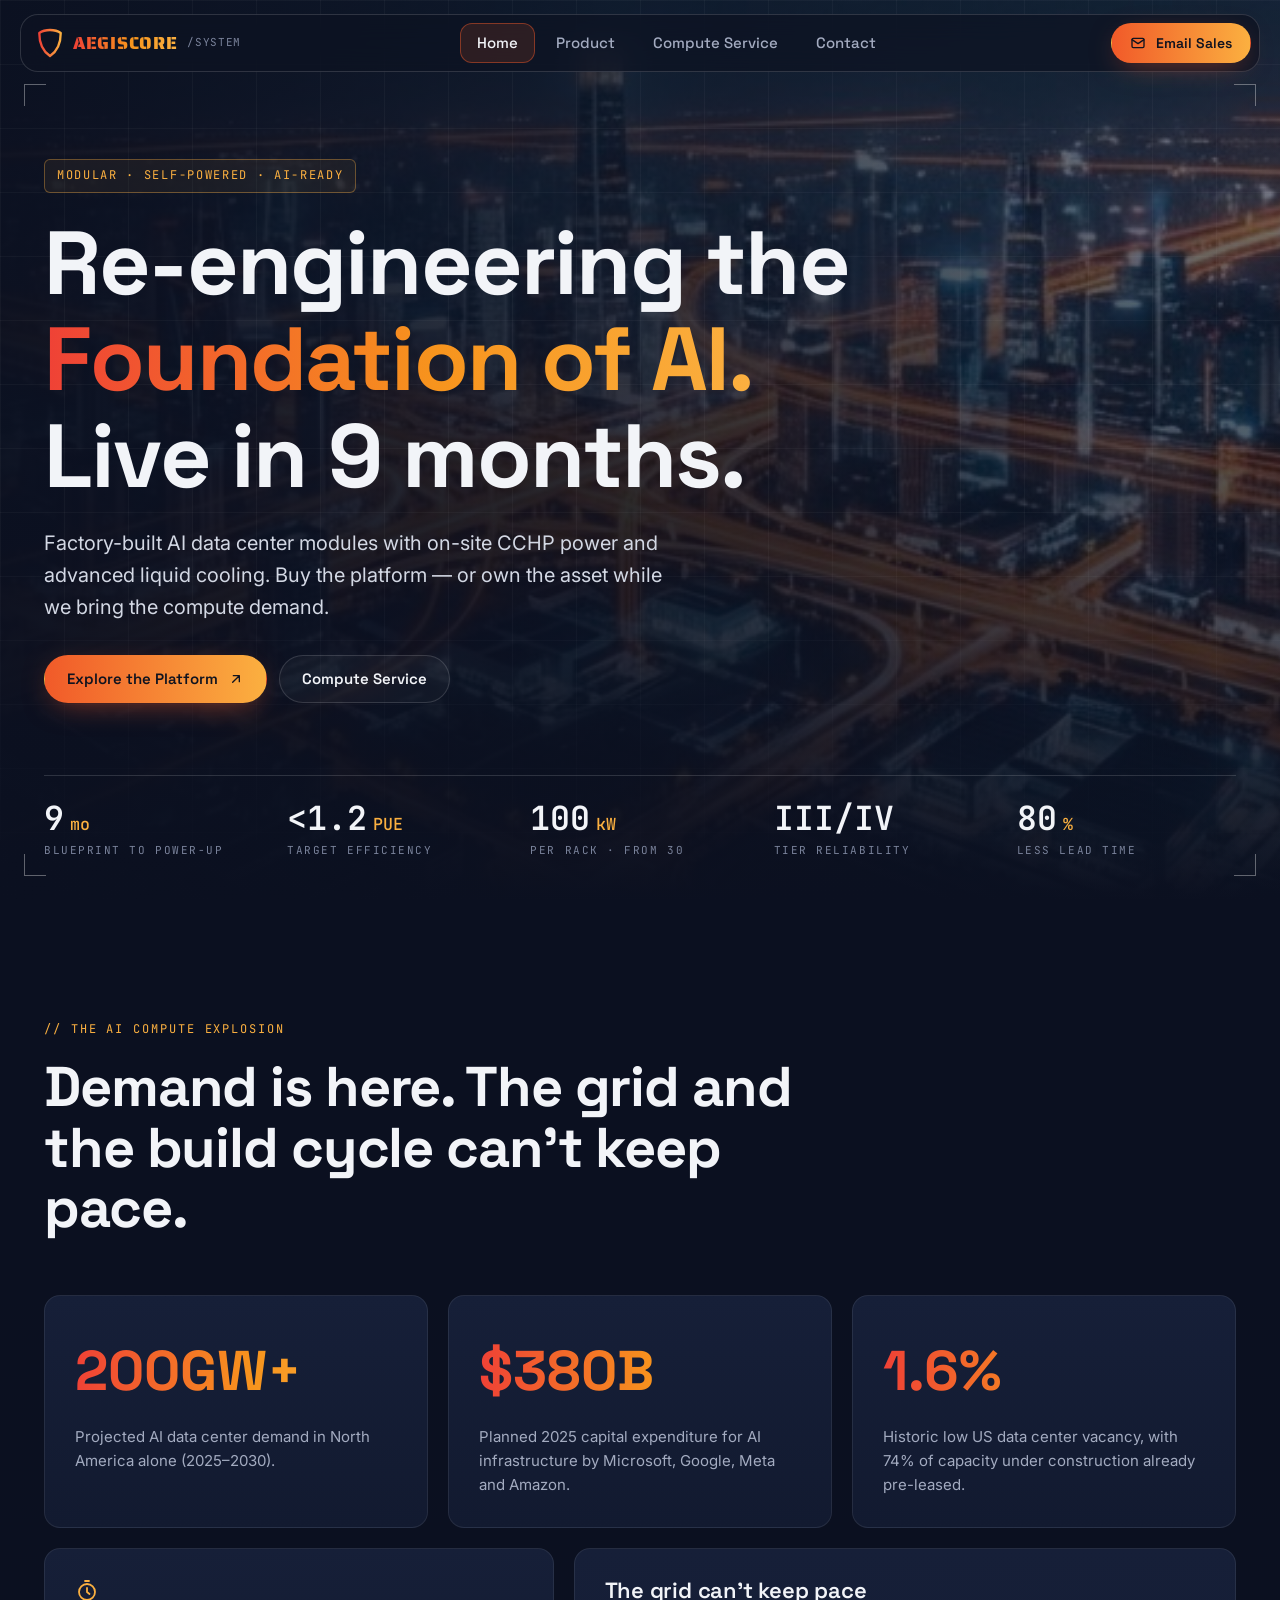
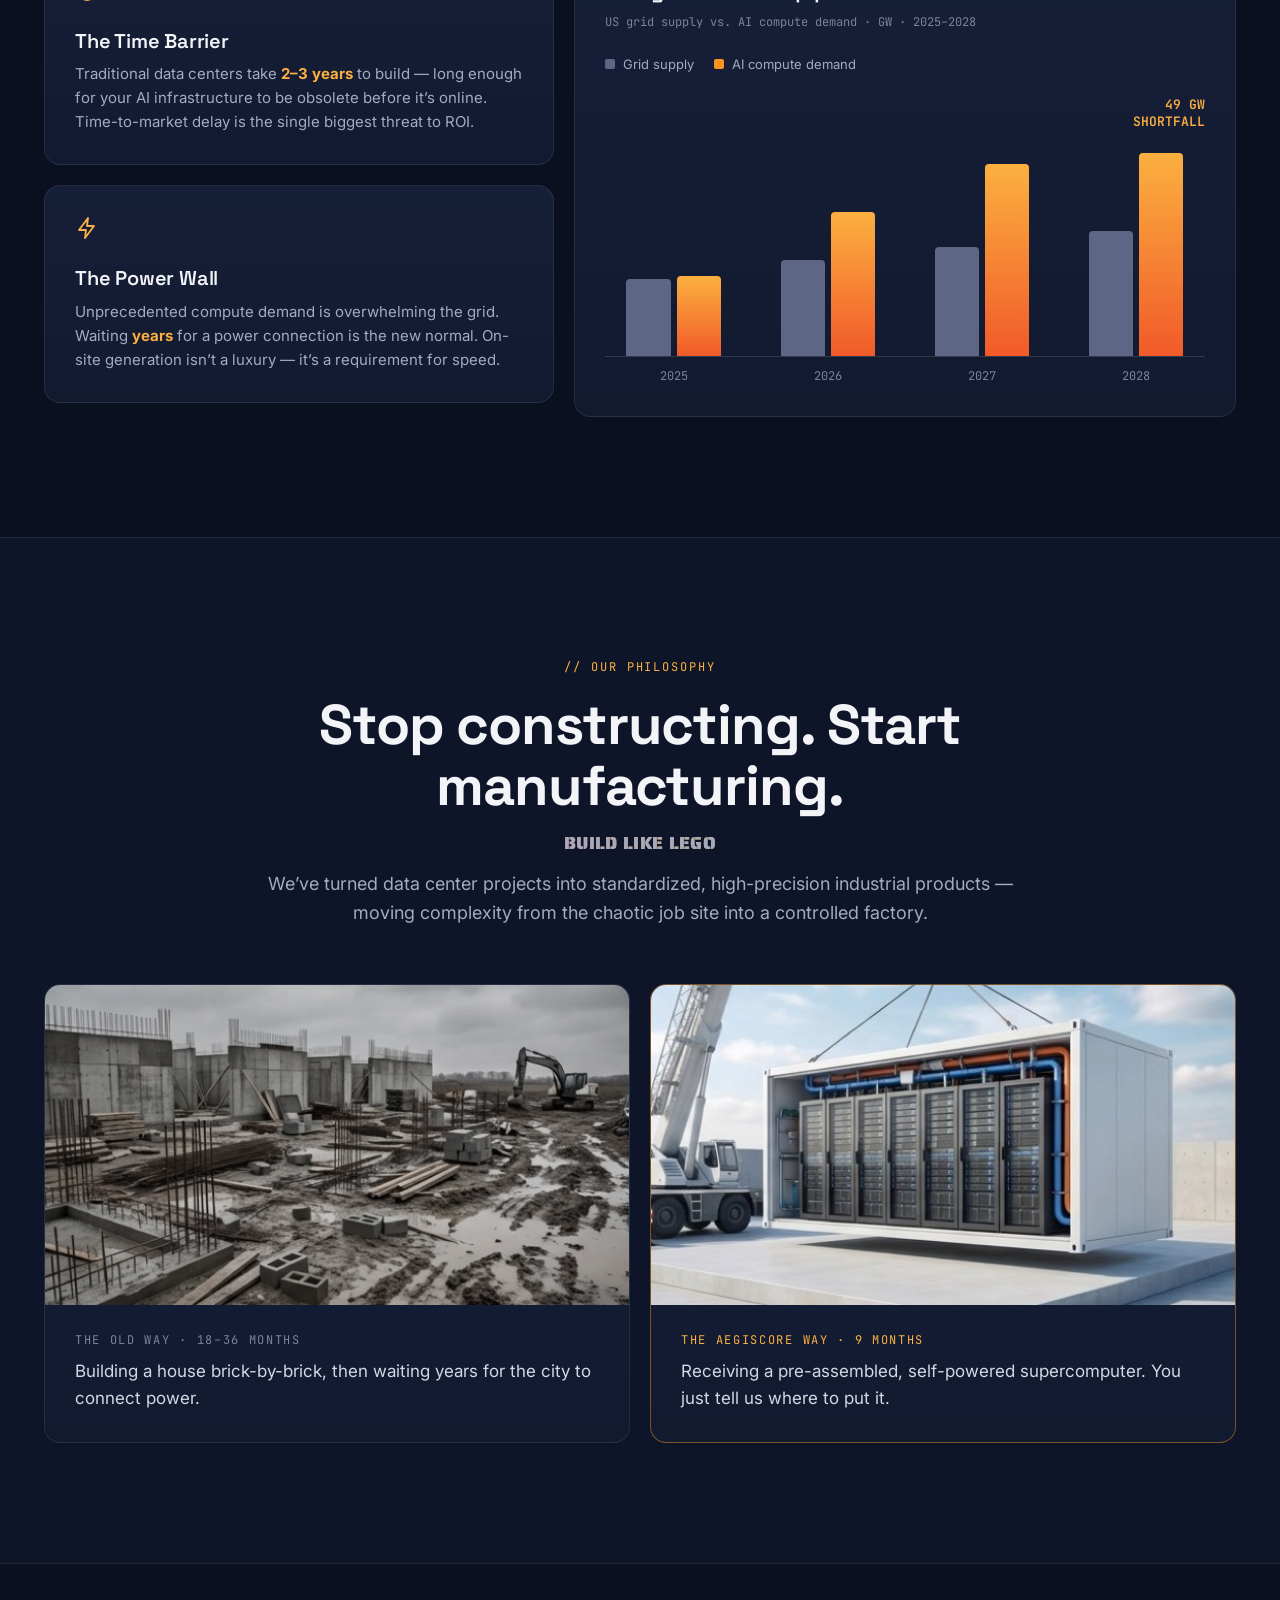
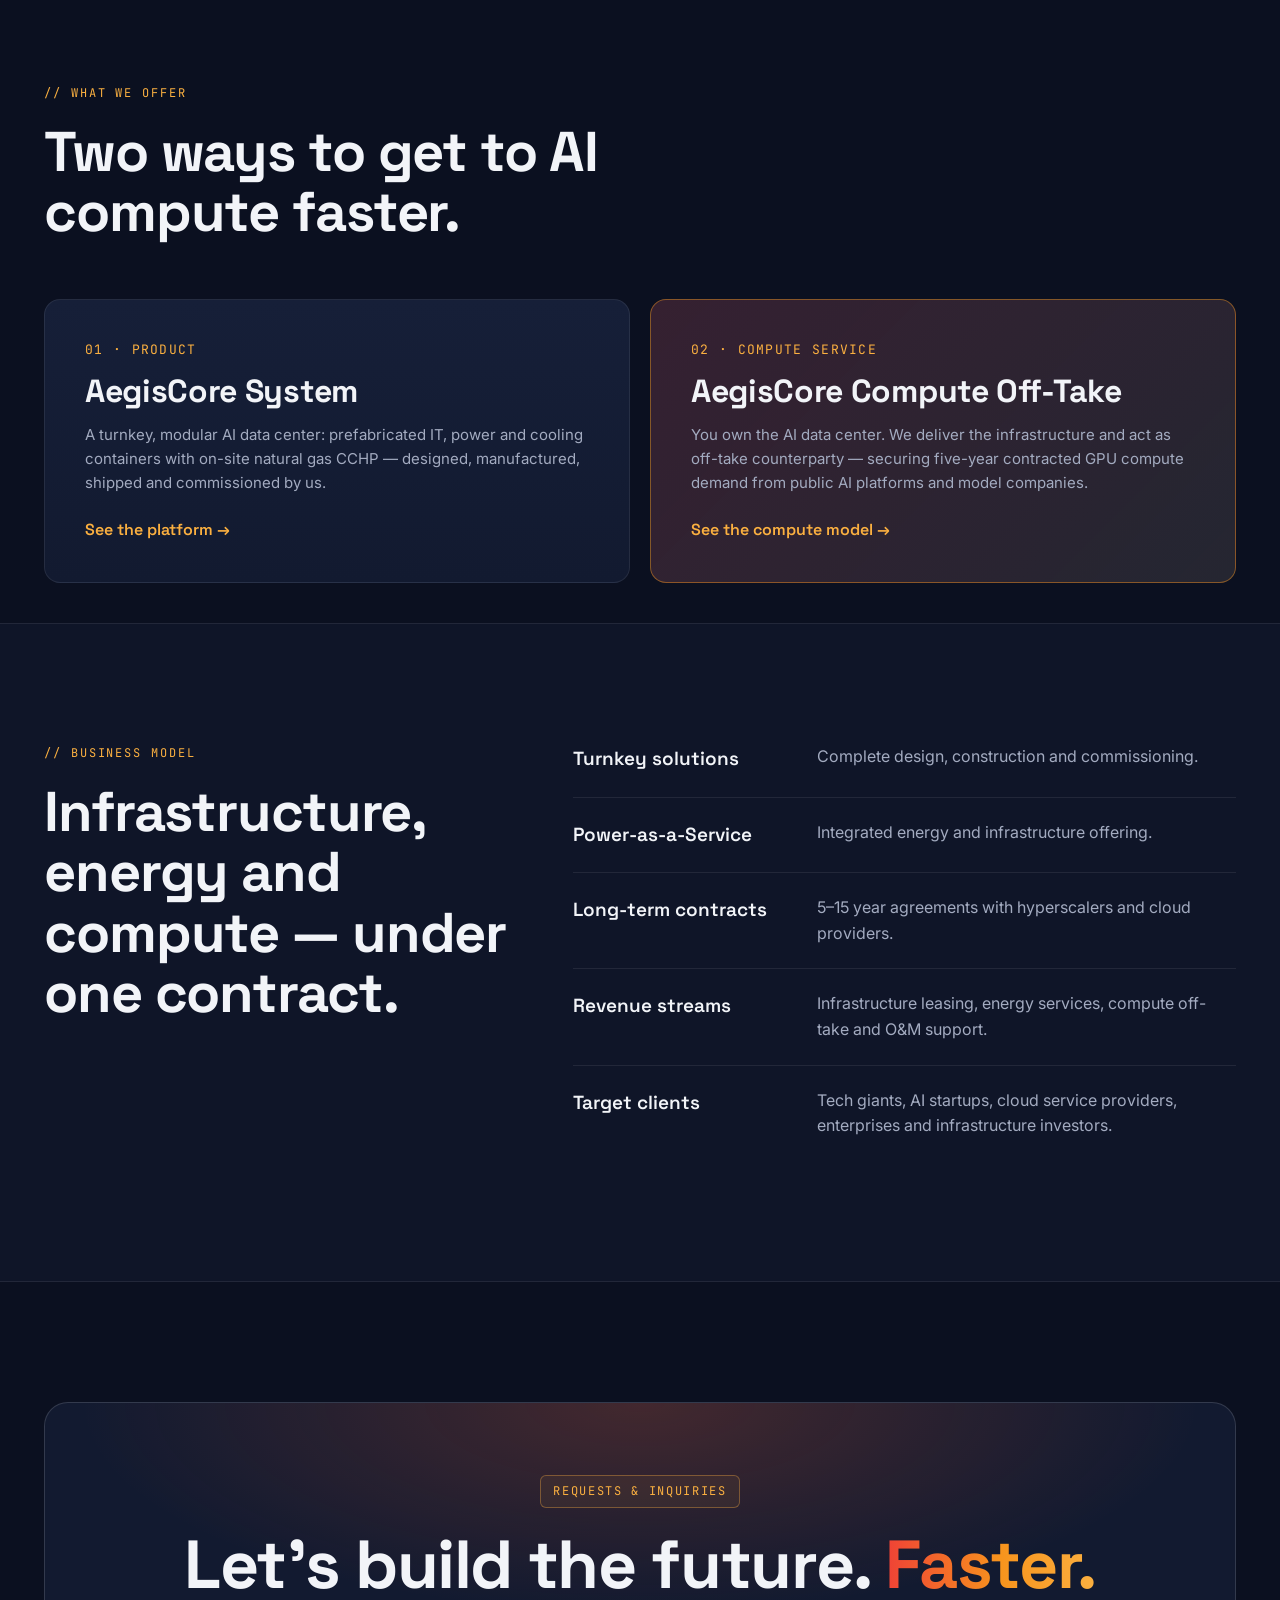
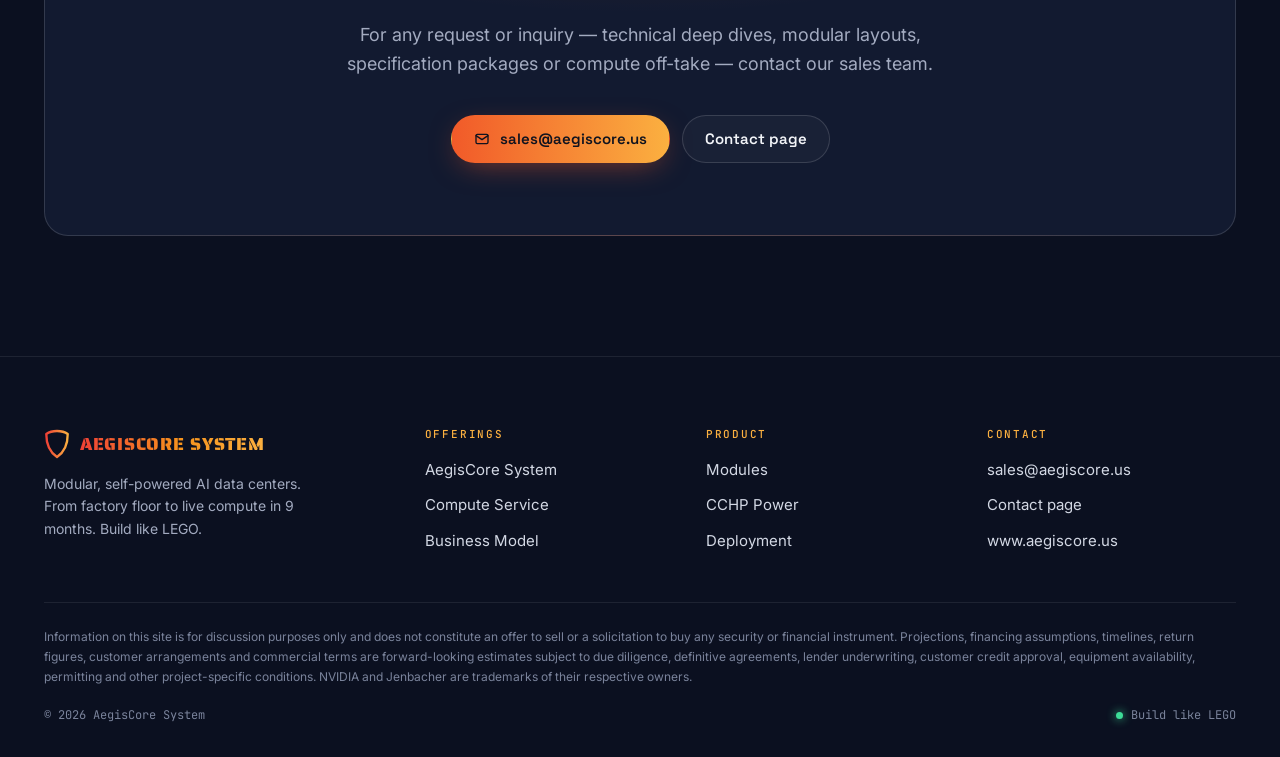
<file: index.html>
<!doctype html>
<html lang="en">
<head>
  <meta charset="utf-8">
  <meta name="viewport" content="width=device-width, initial-scale=1">
  <title>AegisCore System — Modular, Self-Powered AI Data Centers</title>
  <meta name="description" content="Factory-built, CCHP-powered AI data center modules deployed in 9 months, plus a compute off-take service. Build like LEGO.">
  <meta name="theme-color" content="#0B1020">
  <link rel="icon" href="assets/img/logo-mark.svg" type="image/svg+xml">
  <meta property="og:title" content="AegisCore System — Modular, Self-Powered AI Data Centers">
  <meta property="og:description" content="Factory-built, CCHP-powered AI data center modules deployed in 9 months, plus a compute off-take service. Build like LEGO.">
  <meta property="og:image" content="assets/img/logo-banner.png">

  <link rel="preconnect" href="https://fonts.googleapis.com">
  <link rel="preconnect" href="https://fonts.gstatic.com" crossorigin>
  <link rel="stylesheet" href="https://fonts.googleapis.com/css2?family=Inter:wght@400;500;600&family=JetBrains+Mono:wght@400;500;600&family=Saira+Stencil+One&family=Space+Grotesk:wght@500;600;700&display=swap">
  <link rel="stylesheet" href="css/styles.css">
</head>
<body>
  <a class="skip-link" href="#main">Skip to content</a>

  <!-- ================= NAV ================= -->
  <div class="nav-wrap">
    <nav class="nav" aria-label="Primary">
      <a class="brand" href="index.html" aria-label="AegisCore System home">
        <img src="assets/img/logo-mark.svg" alt="" width="26" height="30">
        <span class="brand-name grad-text">AEGISCORE</span>
        <span class="brand-tag">/SYSTEM</span>
      </a>
      <ul class="nav-links" id="nav-links">
        <li><a href="index.html" data-page="home" aria-current="page">Home</a></li>
        <li><a href="product.html" data-page="product">Product</a></li>
        <li><a href="compute.html" data-page="compute">Compute Service</a></li>
        <li><a href="contact.html" data-page="contact">Contact</a></li>
      </ul>
      <a class="btn btn-primary btn-sm nav-cta" href="mailto:sales@aegiscore.us">
        <svg viewBox="0 0 24 24" fill="none" stroke="currentColor" stroke-width="2" stroke-linecap="round" stroke-linejoin="round" aria-hidden="true"><rect x="3" y="5" width="18" height="14" rx="2"/><path d="m3 7 9 6 9-6"/></svg>
        Email Sales
      </a>
      <button class="nav-toggle" type="button" aria-label="Open menu" aria-expanded="false" aria-controls="nav-links">
        <svg width="20" height="20" viewBox="0 0 24 24" fill="none" stroke="currentColor" stroke-width="2" stroke-linecap="round" aria-hidden="true"><path d="M4 7h16M4 12h16M4 17h16"/></svg>
      </button>
    </nav>
  </div>

  <main id="main">
    <!-- ================= HERO ================= -->
    <header class="hero" id="top">
      <div class="hero-frame" aria-hidden="true"><span class="tl"></span><span class="tr"></span><span class="bl"></span><span class="br"></span></div>
      <div class="container">
        <span class="eyebrow">Modular · Self-powered · AI-ready</span>
        <h1>Re-engineering the <span class="grad-text">Foundation of AI.</span><br>Live in 9 months.</h1>
        <p class="hero-lede">Factory-built AI data center modules with on-site CCHP power and advanced liquid cooling. Buy the platform — or own the asset while we bring the compute demand.</p>
        <div class="hero-cta">
          <a class="btn btn-primary" href="product.html">Explore the Platform
            <svg viewBox="0 0 24 24" fill="none" stroke="currentColor" stroke-width="2" stroke-linecap="round" stroke-linejoin="round" aria-hidden="true"><path d="M7 17 17 7M8 7h9v9"/></svg>
          </a>
          <a class="btn btn-ghost" href="compute.html">Compute Service</a>
        </div>

        <div class="stat-strip">
          <div class="stat"><div class="val">9<span class="unit">mo</span></div><div class="lbl">Blueprint to power-up</div></div>
          <div class="stat"><div class="val">&lt;1.2<span class="unit">PUE</span></div><div class="lbl">Target efficiency</div></div>
          <div class="stat"><div class="val">100<span class="unit">kW</span></div><div class="lbl">Per rack · from 30</div></div>
          <div class="stat"><div class="val">III/IV</div><div class="lbl">Tier reliability</div></div>
          <div class="stat"><div class="val">80<span class="unit">%</span></div><div class="lbl">Less lead time</div></div>
        </div>
      </div>
    </header>

    <!-- ================= MARKET / PROBLEM ================= -->
    <section class="section" aria-labelledby="problem-title">
      <div class="container">
        <div class="section-head reveal">
          <span class="eyebrow-plain">// The AI compute explosion</span>
          <h2 id="problem-title">Demand is here. The grid and the build cycle can’t keep pace.</h2>
        </div>

        <div class="grid grid-3">
          <div class="card big-stat reveal"><div class="num grad-text">200GW+</div><p>Projected AI data center demand in North America alone (2025–2030).</p></div>
          <div class="card big-stat reveal"><div class="num grad-text">$380B</div><p>Planned 2025 capital expenditure for AI infrastructure by Microsoft, Google, Meta and Amazon.</p></div>
          <div class="card big-stat reveal"><div class="num grad-text">1.6%</div><p>Historic low US data center vacancy, with 74% of capacity under construction already pre-leased.</p></div>
        </div>

        <div class="split">
          <div class="stack">
            <div class="card reveal">
              <svg class="icon" viewBox="0 0 24 24" fill="none" stroke="currentColor" stroke-width="1.8" stroke-linecap="round" stroke-linejoin="round" aria-hidden="true"><circle cx="12" cy="13" r="8"/><path d="M12 9v4l2.5 2M10 2h4"/></svg>
              <h3>The Time Barrier</h3>
              <p>Traditional data centers take <strong style="color:var(--amber)">2–3 years</strong> to build — long enough for your AI infrastructure to be obsolete before it’s online. Time-to-market delay is the single biggest threat to ROI.</p>
            </div>
            <div class="card reveal">
              <svg class="icon" viewBox="0 0 24 24" fill="none" stroke="currentColor" stroke-width="1.8" stroke-linecap="round" stroke-linejoin="round" aria-hidden="true"><path d="M13 2 4 14h7l-1 8 9-12h-7l1-8z"/></svg>
              <h3>The Power Wall</h3>
              <p>Unprecedented compute demand is overwhelming the grid. Waiting <strong style="color:var(--amber)">years</strong> for a power connection is the new normal. On-site generation isn’t a luxury — it’s a requirement for speed.</p>
            </div>
          </div>

          <figure class="card chart-card reveal" style="margin:0">
            <h3>The grid can’t keep pace</h3>
            <p class="caption">US grid supply vs. AI compute demand · GW · 2025–2028</p>
            <div class="legend"><span><i style="background:#5D6785"></i>Grid supply</span><span><i style="background:#F7941D"></i>AI compute demand</span></div>
            <div class="chart" role="img" aria-label="Grid supply grows from about 48 to 78 GW while AI demand grows from about 50 to 127 GW between 2025 and 2028, a 49 GW shortfall.">
              <div class="col"><div class="bar supply" style="--v:48"></div><div class="bar demand" style="--v:50"></div></div>
              <div class="col"><div class="bar supply" style="--v:60"></div><div class="bar demand" style="--v:90"></div></div>
              <div class="col"><div class="bar supply" style="--v:68"></div><div class="bar demand" style="--v:120"></div></div>
              <div class="col"><div class="bar supply" style="--v:78"></div><div class="bar demand" style="--v:127"></div></div>
              <span class="shortfall">49 GW<br>SHORTFALL</span>
            </div>
            <div class="chart-years" aria-hidden="true"><span>2025</span><span>2026</span><span>2027</span><span>2028</span></div>
          </figure>
        </div>
      </div>
    </section>

    <!-- ================= PHILOSOPHY ================= -->
    <section class="section section-alt" aria-labelledby="philosophy-title">
      <div class="container">
        <div class="section-head center reveal">
          <span class="eyebrow-plain">// Our philosophy</span>
          <h2 id="philosophy-title">Stop constructing. Start manufacturing.</h2>
          <p class="lego grad-text" aria-hidden="true">BUILD LIKE LEGO</p>
          <p>We’ve turned data center projects into standardized, high-precision industrial products — moving complexity from the chaotic job site into a controlled factory.</p>
        </div>
        <div class="grid grid-2 compare">
          <article class="card old reveal">
            <img src="assets/img/oldway.jpg" alt="A muddy traditional construction site with concrete walls and rebar" loading="lazy">
            <div class="body"><div class="tag">The old way · 18–36 months</div><p>Building a house brick-by-brick, then waiting years for the city to connect power.</p></div>
          </article>
          <article class="card new reveal">
            <img src="assets/img/crane.jpg" alt="A crane lowering a prefabricated server container onto a concrete pad" loading="lazy">
            <div class="body"><div class="tag">The AegisCore way · 9 months</div><p>Receiving a pre-assembled, self-powered supercomputer. You just tell us where to put it.</p></div>
          </article>
        </div>
      </div>
    </section>

    <!-- ================= WHAT WE OFFER ================= -->
    <section class="section" aria-labelledby="offer-title" style="padding-bottom:40px">
      <div class="container">
        <div class="section-head reveal">
          <span class="eyebrow-plain">// What we offer</span>
          <h2 id="offer-title">Two ways to get to AI compute faster.</h2>
        </div>
        <div class="grid grid-2">
          <a class="card offer reveal" href="product.html">
            <span class="idx">01 · PRODUCT</span>
            <h3>AegisCore System</h3>
            <p>A turnkey, modular AI data center: prefabricated IT, power and cooling containers with on-site natural gas CCHP — designed, manufactured, shipped and commissioned by us.</p>
            <span class="more">See the platform →</span>
          </a>
          <a class="card offer featured reveal" href="compute.html">
            <span class="idx">02 · COMPUTE SERVICE</span>
            <h3>AegisCore Compute Off-Take</h3>
            <p>You own the AI data center. We deliver the infrastructure and act as off-take counterparty — securing five-year contracted GPU compute demand from public AI platforms and model companies.</p>
            <span class="more">See the compute model →</span>
          </a>
        </div>
      </div>
    </section>

    <!-- ================= BUSINESS MODEL ================= -->
    <section class="section section-alt" id="model" aria-labelledby="model-title">
      <div class="container model">
        <div class="section-head reveal" style="margin:0">
          <span class="eyebrow-plain">// Business model</span>
          <h2 id="model-title">Infrastructure, energy and compute — under one contract.</h2>
        </div>
        <dl class="reveal">
          <div><dt>Turnkey solutions</dt><dd>Complete design, construction and commissioning.</dd></div>
          <div><dt>Power-as-a-Service</dt><dd>Integrated energy and infrastructure offering.</dd></div>
          <div><dt>Long-term contracts</dt><dd>5–15 year agreements with hyperscalers and cloud providers.</dd></div>
          <div><dt>Revenue streams</dt><dd>Infrastructure leasing, energy services, compute off-take and O&amp;M support.</dd></div>
          <div><dt>Target clients</dt><dd>Tech giants, AI startups, cloud service providers, enterprises and infrastructure investors.</dd></div>
        </dl>
      </div>
    </section>

    <!-- ================= CTA ================= -->
    <section class="section" aria-labelledby="cta-title" style="padding-bottom:0">
      <div class="container">
        <div class="cta reveal">
          <span class="eyebrow">Requests &amp; inquiries</span>
          <h2 id="cta-title" style="margin-top:20px">Let’s build the future. <span class="grad-text">Faster.</span></h2>
          <p>For any request or inquiry — technical deep dives, modular layouts, specification packages or compute off-take — contact our sales team.</p>
          <div class="cta-actions">
            <a class="btn btn-primary" href="mailto:sales@aegiscore.us">
              <svg viewBox="0 0 24 24" fill="none" stroke="currentColor" stroke-width="2" stroke-linecap="round" stroke-linejoin="round" aria-hidden="true"><rect x="3" y="5" width="18" height="14" rx="2"/><path d="m3 7 9 6 9-6"/></svg>
              sales@aegiscore.us
            </a>
            <a class="btn btn-ghost" href="contact.html">Contact page</a>
          </div>
        </div>
      </div>
    </section>
  </main>

  <!-- ================= FOOTER ================= -->
  <footer class="footer">
    <div class="container">
      <div class="footer-grid">
        <div>
          <a class="brand" href="index.html">
            <img src="assets/img/logo-mark.svg" alt="" width="26" height="30">
            <span class="brand-name grad-text">AEGISCORE SYSTEM</span>
          </a>
          <p class="about">Modular, self-powered AI data centers. From factory floor to live compute in 9 months. Build like LEGO.</p>
        </div>
        <div>
          <h4>Offerings</h4>
          <ul><li><a href="product.html">AegisCore System</a></li><li><a href="compute.html">Compute Service</a></li><li><a href="index.html#model">Business Model</a></li></ul>
        </div>
        <div>
          <h4>Product</h4>
          <ul><li><a href="product.html#modules">Modules</a></li><li><a href="product.html#cchp">CCHP Power</a></li><li><a href="product.html#deploy">Deployment</a></li></ul>
        </div>
        <div>
          <h4>Contact</h4>
          <ul><li><a href="mailto:sales@aegiscore.us">sales@aegiscore.us</a></li><li><a href="contact.html">Contact page</a></li><li><a href="https://www.aegiscore.us">www.aegiscore.us</a></li></ul>
        </div>
      </div>
      <p class="disclaimer">Information on this site is for discussion purposes only and does not constitute an offer to sell or a solicitation to buy any security or financial instrument. Projections, financing assumptions, timelines, return figures, customer arrangements and commercial terms are forward-looking estimates subject to due diligence, definitive agreements, lender underwriting, customer credit approval, equipment availability, permitting and other project-specific conditions. NVIDIA and Jenbacher are trademarks of their respective owners.</p>
      <div class="legal"><span>© <span id="year">2026</span> AegisCore System</span><span class="status">Build like LEGO</span></div>
    </div>
  </footer>

  <script src="js/main.js" defer></script>
</body>
</html>
</file>
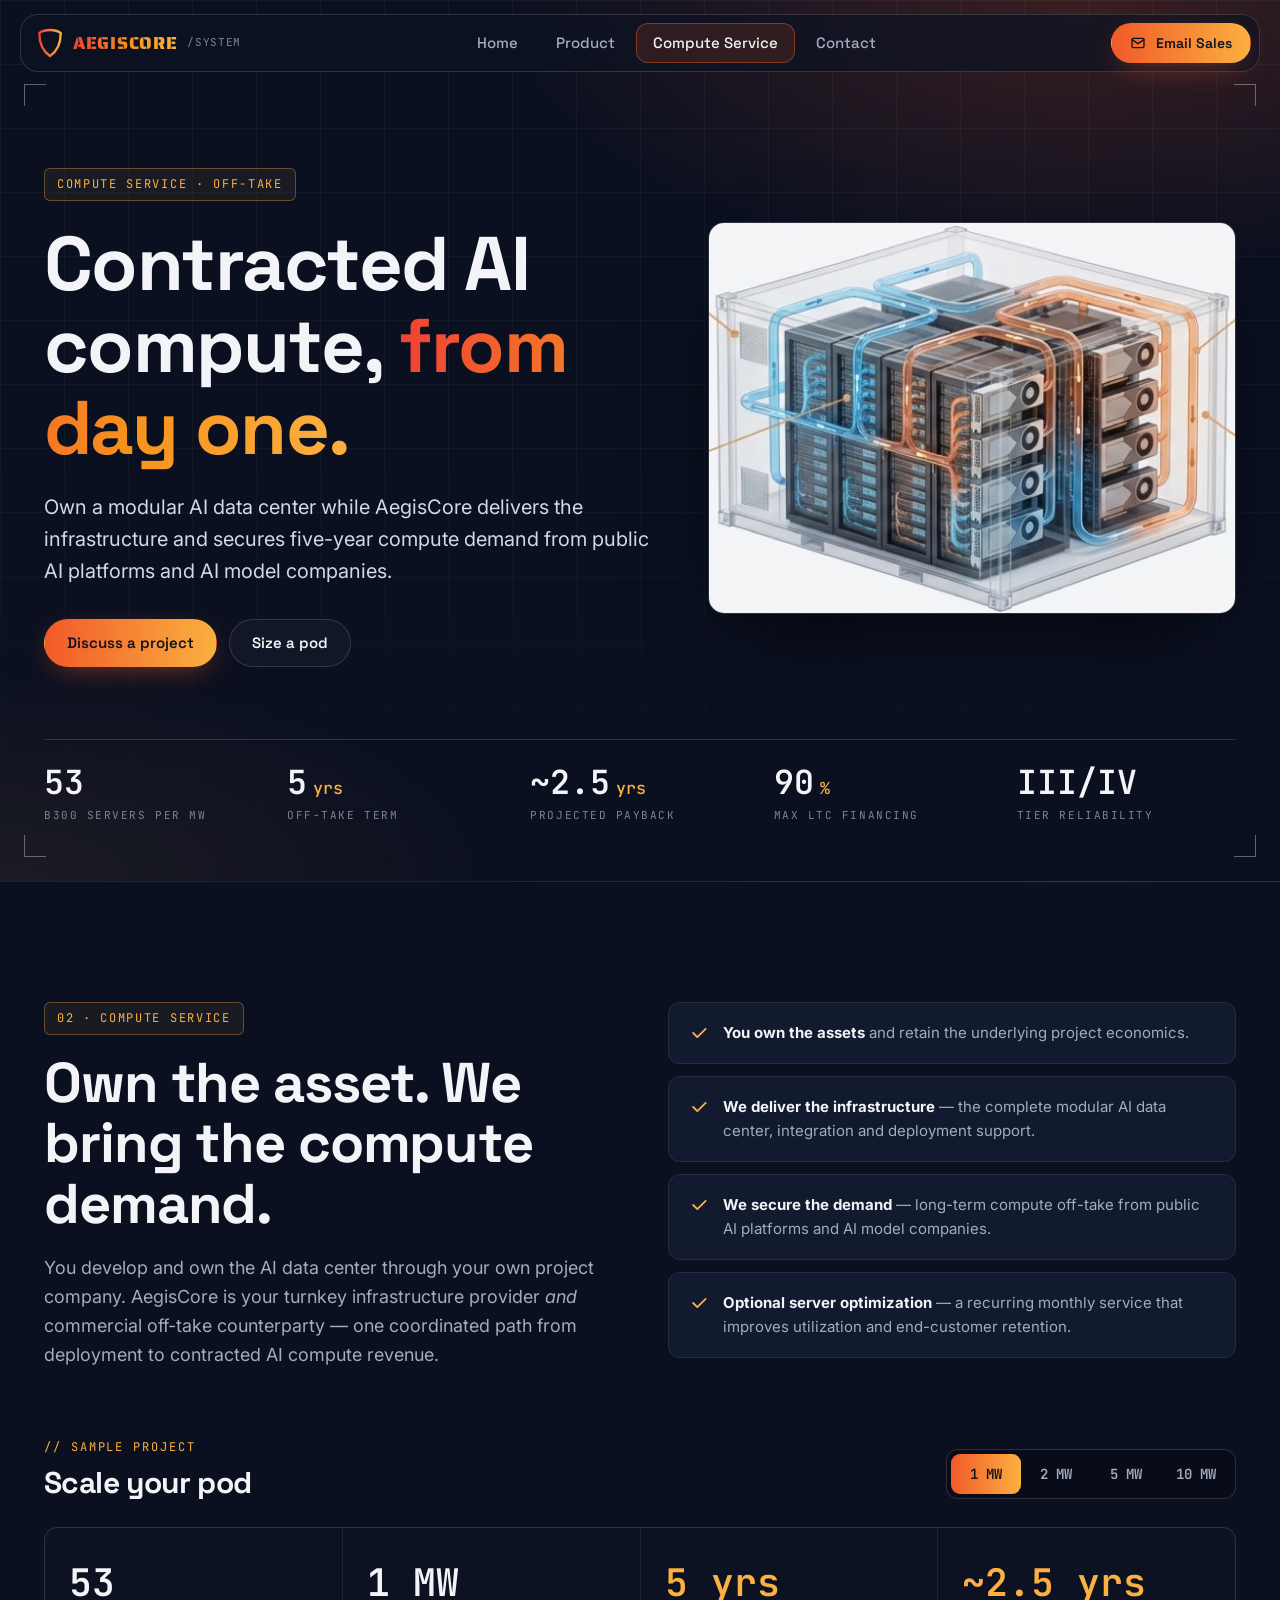
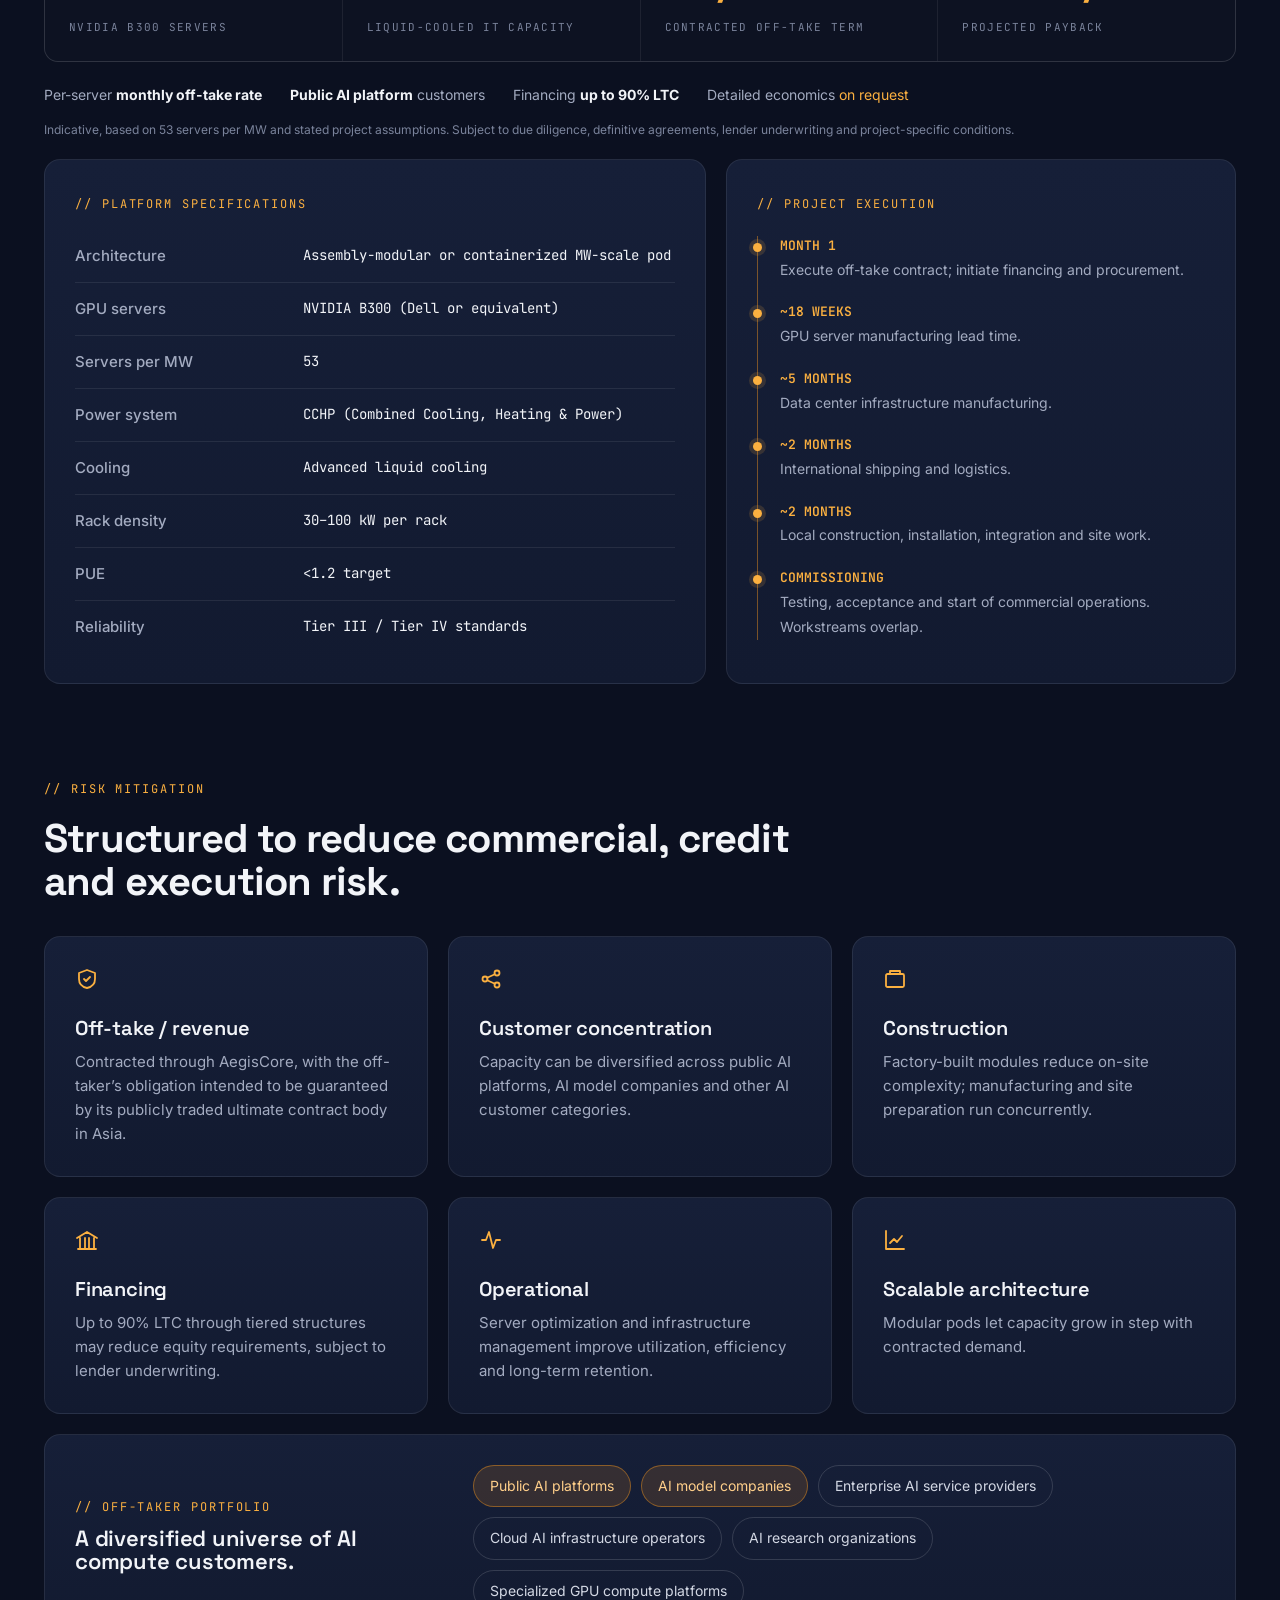
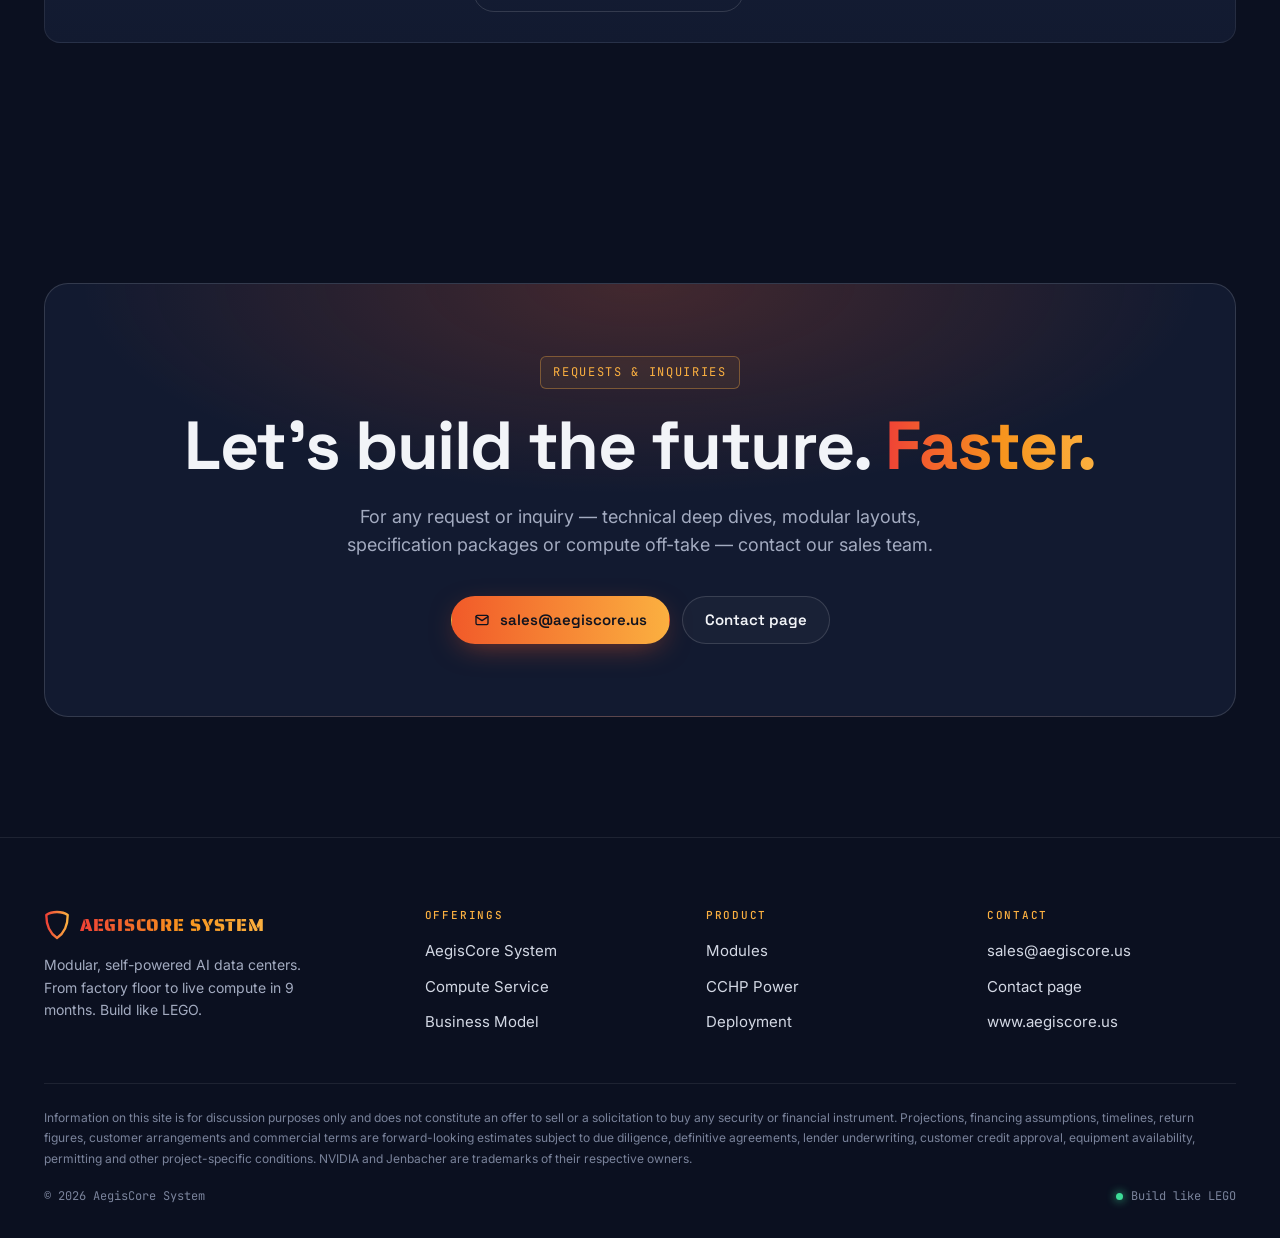
<file: compute.html>
<!doctype html>
<html lang="en">
<head>
  <meta charset="utf-8">
  <meta name="viewport" content="width=device-width, initial-scale=1">
  <title>AegisCore Compute Service — AI Compute Off-Take</title>
  <meta name="description" content="Own a modular AI data center while AegisCore delivers the infrastructure and secures five-year contracted AI compute demand.">
  <meta name="theme-color" content="#0B1020">
  <link rel="icon" href="assets/img/logo-mark.svg" type="image/svg+xml">
  <meta property="og:title" content="AegisCore Compute Service — AI Compute Off-Take">
  <meta property="og:description" content="Own a modular AI data center while AegisCore delivers the infrastructure and secures five-year contracted AI compute demand.">
  <meta property="og:image" content="assets/img/logo-banner.png">

  <link rel="preconnect" href="https://fonts.googleapis.com">
  <link rel="preconnect" href="https://fonts.gstatic.com" crossorigin>
  <link rel="stylesheet" href="https://fonts.googleapis.com/css2?family=Inter:wght@400;500;600&family=JetBrains+Mono:wght@400;500;600&family=Saira+Stencil+One&family=Space+Grotesk:wght@500;600;700&display=swap">
  <link rel="stylesheet" href="css/styles.css">
</head>
<body>
  <a class="skip-link" href="#main">Skip to content</a>

  <!-- ================= NAV ================= -->
  <div class="nav-wrap">
    <nav class="nav" aria-label="Primary">
      <a class="brand" href="index.html" aria-label="AegisCore System home">
        <img src="assets/img/logo-mark.svg" alt="" width="26" height="30">
        <span class="brand-name grad-text">AEGISCORE</span>
        <span class="brand-tag">/SYSTEM</span>
      </a>
      <ul class="nav-links" id="nav-links">
        <li><a href="index.html" data-page="home">Home</a></li>
        <li><a href="product.html" data-page="product">Product</a></li>
        <li><a href="compute.html" data-page="compute" aria-current="page">Compute Service</a></li>
        <li><a href="contact.html" data-page="contact">Contact</a></li>
      </ul>
      <a class="btn btn-primary btn-sm nav-cta" href="mailto:sales@aegiscore.us">
        <svg viewBox="0 0 24 24" fill="none" stroke="currentColor" stroke-width="2" stroke-linecap="round" stroke-linejoin="round" aria-hidden="true"><rect x="3" y="5" width="18" height="14" rx="2"/><path d="m3 7 9 6 9-6"/></svg>
        Email Sales
      </a>
      <button class="nav-toggle" type="button" aria-label="Open menu" aria-expanded="false" aria-controls="nav-links">
        <svg width="20" height="20" viewBox="0 0 24 24" fill="none" stroke="currentColor" stroke-width="2" stroke-linecap="round" aria-hidden="true"><path d="M4 7h16M4 12h16M4 17h16"/></svg>
      </button>
    </nav>
  </div>

  <main id="main">
    <!-- ================= PAGE HERO ================= -->
    <header class="page-hero" id="top">
      <div class="hero-frame" aria-hidden="true"><span class="tl"></span><span class="tr"></span><span class="bl"></span><span class="br"></span></div>
      <div class="container page-hero-grid">
        <div>
          <span class="eyebrow">Compute Service · Off-Take</span>
          <h1>Contracted AI compute, <span class="grad-text">from day one.</span></h1>
          <p class="hero-lede">Own a modular AI data center while AegisCore delivers the infrastructure and secures five-year compute demand from public AI platforms and AI model companies.</p>
          <div class="hero-cta">
            <a class="btn btn-primary" href="mailto:sales@aegiscore.us?subject=Compute%20service%20inquiry">Discuss a project</a>
            <a class="btn btn-ghost" href="#sizer">Size a pod</a>
          </div>
        </div>
        <img class="page-hero-img" src="assets/img/cutaway.jpg" alt="Cutaway of an AegisCore container with GPU racks and liquid cooling loops">
      </div>
      <div class="container">
        <div class="stat-strip">
          <div class="stat"><div class="val">53</div><div class="lbl">B300 servers per MW</div></div>
          <div class="stat"><div class="val">5<span class="unit">yrs</span></div><div class="lbl">Off-take term</div></div>
          <div class="stat"><div class="val">~2.5<span class="unit">yrs</span></div><div class="lbl">Projected payback</div></div>
          <div class="stat"><div class="val">90<span class="unit">%</span></div><div class="lbl">Max LTC financing</div></div>
          <div class="stat"><div class="val">III/IV</div><div class="lbl">Tier reliability</div></div>
        </div>
      </div>
    </header>
    <!-- ================= COMPUTE SERVICE ================= -->
    <section class="section" id="compute" aria-labelledby="compute-title">
      <div class="container">
        <div class="media-row" style="align-items:start">
          <div class="reveal">
            <span class="eyebrow">02 · Compute Service</span>
            <h2 id="compute-title" style="font-size:clamp(34px,4.6vw,56px);margin:18px 0 20px">Own the asset. We bring the compute demand.</h2>
            <p style="font-size:18px;color:var(--muted)">You develop and own the AI data center through your own project company. AegisCore is your turnkey infrastructure provider <em>and</em> commercial off-take counterparty — one coordinated path from deployment to contracted AI compute revenue.</p>
          </div>
          <ul class="checks reveal">
            <li><svg viewBox="0 0 24 24" fill="none" stroke="currentColor" stroke-width="2.2" stroke-linecap="round" stroke-linejoin="round" aria-hidden="true"><path d="M5 12l5 5L20 7"/></svg><span><strong>You own the assets</strong> and retain the underlying project economics.</span></li>
            <li><svg viewBox="0 0 24 24" fill="none" stroke="currentColor" stroke-width="2.2" stroke-linecap="round" stroke-linejoin="round" aria-hidden="true"><path d="M5 12l5 5L20 7"/></svg><span><strong>We deliver the infrastructure</strong> — the complete modular AI data center, integration and deployment support.</span></li>
            <li><svg viewBox="0 0 24 24" fill="none" stroke="currentColor" stroke-width="2.2" stroke-linecap="round" stroke-linejoin="round" aria-hidden="true"><path d="M5 12l5 5L20 7"/></svg><span><strong>We secure the demand</strong> — long-term compute off-take from public AI platforms and AI model companies.</span></li>
            <li><svg viewBox="0 0 24 24" fill="none" stroke="currentColor" stroke-width="2.2" stroke-linecap="round" stroke-linejoin="round" aria-hidden="true"><path d="M5 12l5 5L20 7"/></svg><span><strong>Optional server optimization</strong> — a recurring monthly service that improves utilization and end-customer retention.</span></li>
          </ul>
        </div>

        <!-- Project sizer -->
        <div class="sizer reveal" id="sizer">
          <div class="sizer-head">
            <div><span class="eyebrow-plain">// Sample project</span><h3>Scale your pod</h3></div>
            <div class="seg" role="group" aria-label="Project size in megawatts" id="mw-picker">
              <button type="button" data-mw="1" aria-pressed="true">1 MW</button>
              <button type="button" data-mw="2" aria-pressed="false">2 MW</button>
              <button type="button" data-mw="5" aria-pressed="false">5 MW</button>
              <button type="button" data-mw="10" aria-pressed="false">10 MW</button>
            </div>
          </div>
          <div class="sizer-stats" aria-live="polite">
            <div><div class="val" id="out-servers">53</div><div class="lbl">NVIDIA B300 servers</div></div>
            <div><div class="val" id="out-mw">1 MW</div><div class="lbl">Liquid-cooled IT capacity</div></div>
            <div><div class="val hl">5 yrs</div><div class="lbl">Contracted off-take term</div></div>
            <div><div class="val hl">~2.5 yrs</div><div class="lbl">Projected payback</div></div>
          </div>
          <div class="sizer-foot">
            <span>Per-server <strong>monthly off-take rate</strong></span>
            <span><strong>Public AI platform</strong> customers</span>
            <span>Financing <strong>up to 90% LTC</strong></span>
            <span>Detailed economics <a href="contact.html">on request</a></span>
          </div>
          <p class="fineprint">Indicative, based on 53 servers per MW and stated project assumptions. Subject to due diligence, definitive agreements, lender underwriting and project-specific conditions.</p>
        </div>

        <div class="spec-split">
          <div class="card reveal">
            <span class="eyebrow-plain">// Platform specifications</span>
            <div class="table-wrap" style="margin-top:14px">
              <table class="spec">
                <tbody>
                  <tr><th scope="row">Architecture</th><td>Assembly-modular or containerized MW-scale pod</td></tr>
                  <tr><th scope="row">GPU servers</th><td>NVIDIA B300 (Dell or equivalent)</td></tr>
                  <tr><th scope="row">Servers per MW</th><td>53</td></tr>
                  <tr><th scope="row">Power system</th><td>CCHP (Combined Cooling, Heating &amp; Power)</td></tr>
                  <tr><th scope="row">Cooling</th><td>Advanced liquid cooling</td></tr>
                  <tr><th scope="row">Rack density</th><td>30–100 kW per rack</td></tr>
                  <tr><th scope="row">PUE</th><td>&lt;1.2 target</td></tr>
                  <tr><th scope="row">Reliability</th><td>Tier III / Tier IV standards</td></tr>
                </tbody>
              </table>
            </div>
          </div>
          <div class="card reveal">
            <span class="eyebrow-plain">// Project execution</span>
            <ol class="tl" style="margin-top:20px">
              <li><b>MONTH 1</b><span>Execute off-take contract; initiate financing and procurement.</span></li>
              <li><b>~18 WEEKS</b><span>GPU server manufacturing lead time.</span></li>
              <li><b>~5 MONTHS</b><span>Data center infrastructure manufacturing.</span></li>
              <li><b>~2 MONTHS</b><span>International shipping and logistics.</span></li>
              <li><b>~2 MONTHS</b><span>Local construction, installation, integration and site work.</span></li>
              <li><b>COMMISSIONING</b><span>Testing, acceptance and start of commercial operations. Workstreams overlap.</span></li>
            </ol>
          </div>
        </div>

        <div style="margin-top:96px">
          <div class="section-head reveal" style="margin-bottom:32px">
            <span class="eyebrow-plain">// Risk mitigation</span>
            <h2 style="font-size:clamp(28px,3.4vw,40px)">Structured to reduce commercial, credit and execution risk.</h2>
          </div>
          <div class="grid grid-3">
            <div class="card reveal">
              <svg class="icon" viewBox="0 0 24 24" fill="none" stroke="currentColor" stroke-width="1.8" stroke-linecap="round" stroke-linejoin="round" aria-hidden="true"><path d="M12 3 4 6v6c0 5 3.5 8 8 9 4.5-1 8-4 8-9V6l-8-3z"/><path d="m9 12 2 2 4-4"/></svg>
              <h3>Off-take / revenue</h3>
              <p>Contracted through AegisCore, with the off-taker’s obligation intended to be guaranteed by its publicly traded ultimate contract body in Asia.</p>
            </div>
            <div class="card reveal">
              <svg class="icon" viewBox="0 0 24 24" fill="none" stroke="currentColor" stroke-width="1.8" stroke-linecap="round" stroke-linejoin="round" aria-hidden="true"><circle cx="6" cy="12" r="2.5"/><circle cx="18" cy="6" r="2.5"/><circle cx="18" cy="18" r="2.5"/><path d="m8.2 10.8 7.6-3.6M8.2 13.2l7.6 3.6"/></svg>
              <h3>Customer concentration</h3>
              <p>Capacity can be diversified across public AI platforms, AI model companies and other AI customer categories.</p>
            </div>
            <div class="card reveal">
              <svg class="icon" viewBox="0 0 24 24" fill="none" stroke="currentColor" stroke-width="1.8" stroke-linecap="round" stroke-linejoin="round" aria-hidden="true"><rect x="3" y="7" width="18" height="13" rx="1.5"/><path d="M7 7V4h10v3"/></svg>
              <h3>Construction</h3>
              <p>Factory-built modules reduce on-site complexity; manufacturing and site preparation run concurrently.</p>
            </div>
            <div class="card reveal">
              <svg class="icon" viewBox="0 0 24 24" fill="none" stroke="currentColor" stroke-width="1.8" stroke-linecap="round" stroke-linejoin="round" aria-hidden="true"><path d="M3 21h18M5 21V10M10 21V10M14 21V10M19 21V10M2 10l10-6 10 6"/></svg>
              <h3>Financing</h3>
              <p>Up to 90% LTC through tiered structures may reduce equity requirements, subject to lender underwriting.</p>
            </div>
            <div class="card reveal">
              <svg class="icon" viewBox="0 0 24 24" fill="none" stroke="currentColor" stroke-width="1.8" stroke-linecap="round" stroke-linejoin="round" aria-hidden="true"><path d="M3 12h4l3-8 4 16 3-8h4"/></svg>
              <h3>Operational</h3>
              <p>Server optimization and infrastructure management improve utilization, efficiency and long-term retention.</p>
            </div>
            <div class="card reveal">
              <svg class="icon" viewBox="0 0 24 24" fill="none" stroke="currentColor" stroke-width="1.8" stroke-linecap="round" stroke-linejoin="round" aria-hidden="true"><path d="M3 3v18h18"/><path d="m7 15 4-4 3 3 5-6"/></svg>
              <h3>Scalable architecture</h3>
              <p>Modular pods let capacity grow in step with contracted demand.</p>
            </div>
          </div>
        </div>

        <div class="card portfolio reveal">
          <div><span class="eyebrow-plain">// Off-taker portfolio</span><h3>A diversified universe of AI compute customers.</h3></div>
          <div class="pills">
            <span class="pill hot">Public AI platforms</span>
            <span class="pill hot">AI model companies</span>
            <span class="pill">Enterprise AI service providers</span>
            <span class="pill">Cloud AI infrastructure operators</span>
            <span class="pill">AI research organizations</span>
            <span class="pill">Specialized GPU compute platforms</span>
          </div>
        </div>
      </div>
    </section>

    <!-- ================= CTA ================= -->
    <section class="section" aria-labelledby="cta-title" style="padding-bottom:0">
      <div class="container">
        <div class="cta reveal">
          <span class="eyebrow">Requests &amp; inquiries</span>
          <h2 id="cta-title" style="margin-top:20px">Let’s build the future. <span class="grad-text">Faster.</span></h2>
          <p>For any request or inquiry — technical deep dives, modular layouts, specification packages or compute off-take — contact our sales team.</p>
          <div class="cta-actions">
            <a class="btn btn-primary" href="mailto:sales@aegiscore.us">
              <svg viewBox="0 0 24 24" fill="none" stroke="currentColor" stroke-width="2" stroke-linecap="round" stroke-linejoin="round" aria-hidden="true"><rect x="3" y="5" width="18" height="14" rx="2"/><path d="m3 7 9 6 9-6"/></svg>
              sales@aegiscore.us
            </a>
            <a class="btn btn-ghost" href="contact.html">Contact page</a>
          </div>
        </div>
      </div>
    </section>
  </main>

  <!-- ================= FOOTER ================= -->
  <footer class="footer">
    <div class="container">
      <div class="footer-grid">
        <div>
          <a class="brand" href="index.html">
            <img src="assets/img/logo-mark.svg" alt="" width="26" height="30">
            <span class="brand-name grad-text">AEGISCORE SYSTEM</span>
          </a>
          <p class="about">Modular, self-powered AI data centers. From factory floor to live compute in 9 months. Build like LEGO.</p>
        </div>
        <div>
          <h4>Offerings</h4>
          <ul><li><a href="product.html">AegisCore System</a></li><li><a href="compute.html">Compute Service</a></li><li><a href="index.html#model">Business Model</a></li></ul>
        </div>
        <div>
          <h4>Product</h4>
          <ul><li><a href="product.html#modules">Modules</a></li><li><a href="product.html#cchp">CCHP Power</a></li><li><a href="product.html#deploy">Deployment</a></li></ul>
        </div>
        <div>
          <h4>Contact</h4>
          <ul><li><a href="mailto:sales@aegiscore.us">sales@aegiscore.us</a></li><li><a href="contact.html">Contact page</a></li><li><a href="https://www.aegiscore.us">www.aegiscore.us</a></li></ul>
        </div>
      </div>
      <p class="disclaimer">Information on this site is for discussion purposes only and does not constitute an offer to sell or a solicitation to buy any security or financial instrument. Projections, financing assumptions, timelines, return figures, customer arrangements and commercial terms are forward-looking estimates subject to due diligence, definitive agreements, lender underwriting, customer credit approval, equipment availability, permitting and other project-specific conditions. NVIDIA and Jenbacher are trademarks of their respective owners.</p>
      <div class="legal"><span>© <span id="year">2026</span> AegisCore System</span><span class="status">Build like LEGO</span></div>
    </div>
  </footer>

  <script src="js/main.js" defer></script>
</body>
</html>
</file>
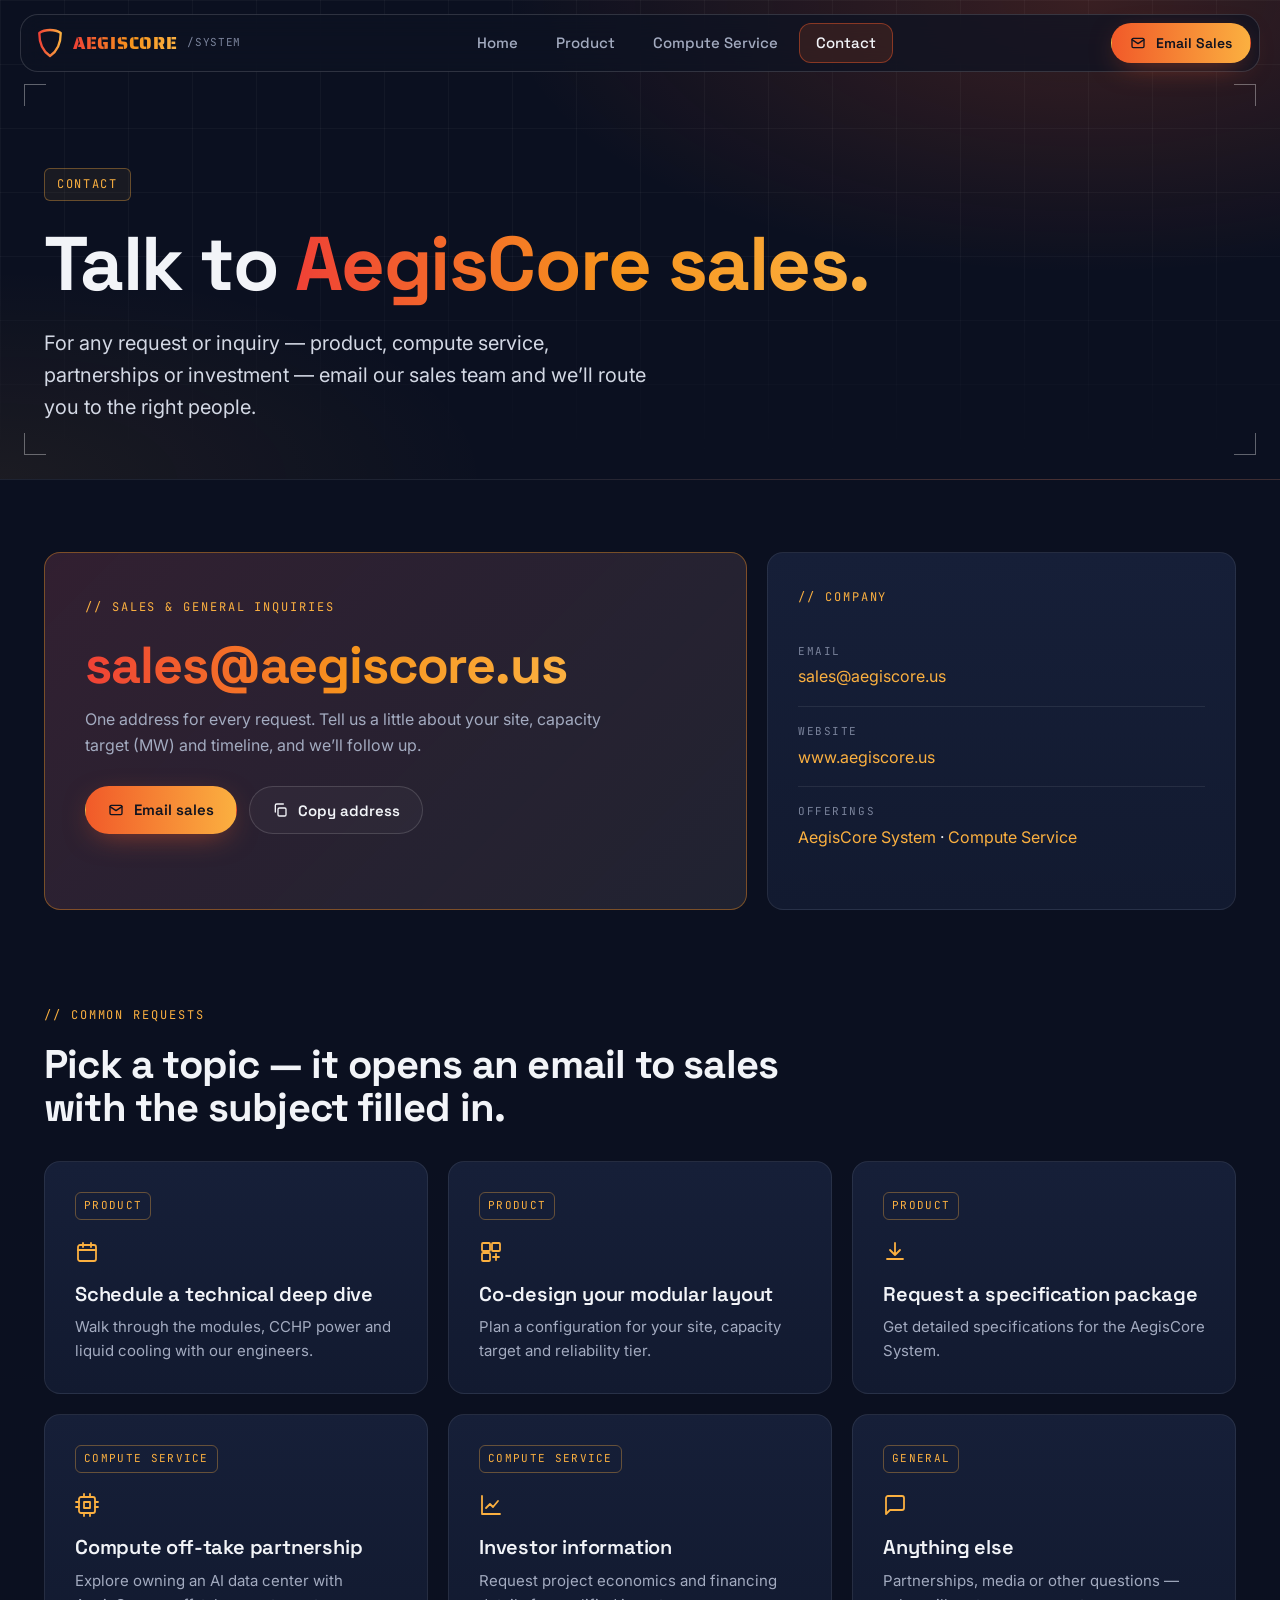
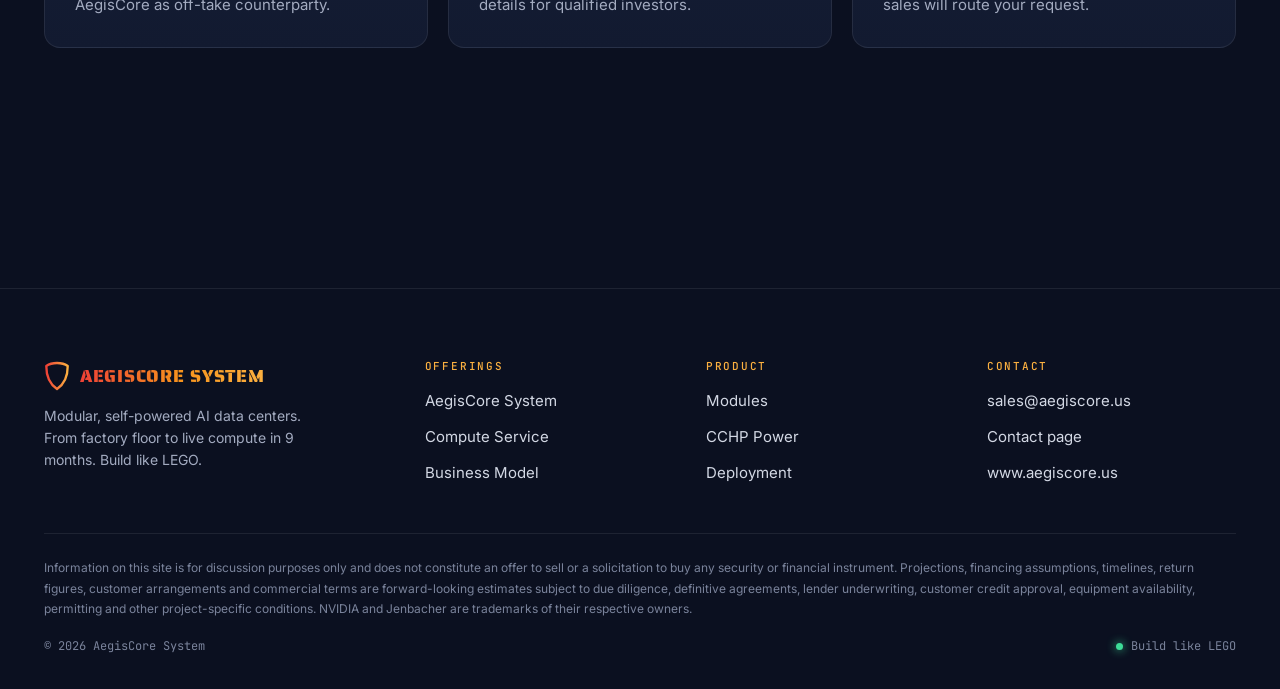
<file: contact.html>
<!doctype html>
<html lang="en">
<head>
  <meta charset="utf-8">
  <meta name="viewport" content="width=device-width, initial-scale=1">
  <title>Contact AegisCore Sales</title>
  <meta name="description" content="For any request or inquiry, contact AegisCore sales at sales@aegiscore.us.">
  <meta name="theme-color" content="#0B1020">
  <link rel="icon" href="assets/img/logo-mark.svg" type="image/svg+xml">
  <meta property="og:title" content="Contact AegisCore Sales">
  <meta property="og:description" content="For any request or inquiry, contact AegisCore sales at sales@aegiscore.us.">
  <meta property="og:image" content="assets/img/logo-banner.png">

  <link rel="preconnect" href="https://fonts.googleapis.com">
  <link rel="preconnect" href="https://fonts.gstatic.com" crossorigin>
  <link rel="stylesheet" href="https://fonts.googleapis.com/css2?family=Inter:wght@400;500;600&family=JetBrains+Mono:wght@400;500;600&family=Saira+Stencil+One&family=Space+Grotesk:wght@500;600;700&display=swap">
  <link rel="stylesheet" href="css/styles.css">
</head>
<body>
  <a class="skip-link" href="#main">Skip to content</a>

  <!-- ================= NAV ================= -->
  <div class="nav-wrap">
    <nav class="nav" aria-label="Primary">
      <a class="brand" href="index.html" aria-label="AegisCore System home">
        <img src="assets/img/logo-mark.svg" alt="" width="26" height="30">
        <span class="brand-name grad-text">AEGISCORE</span>
        <span class="brand-tag">/SYSTEM</span>
      </a>
      <ul class="nav-links" id="nav-links">
        <li><a href="index.html" data-page="home">Home</a></li>
        <li><a href="product.html" data-page="product">Product</a></li>
        <li><a href="compute.html" data-page="compute">Compute Service</a></li>
        <li><a href="contact.html" data-page="contact" aria-current="page">Contact</a></li>
      </ul>
      <a class="btn btn-primary btn-sm nav-cta" href="mailto:sales@aegiscore.us">
        <svg viewBox="0 0 24 24" fill="none" stroke="currentColor" stroke-width="2" stroke-linecap="round" stroke-linejoin="round" aria-hidden="true"><rect x="3" y="5" width="18" height="14" rx="2"/><path d="m3 7 9 6 9-6"/></svg>
        Email Sales
      </a>
      <button class="nav-toggle" type="button" aria-label="Open menu" aria-expanded="false" aria-controls="nav-links">
        <svg width="20" height="20" viewBox="0 0 24 24" fill="none" stroke="currentColor" stroke-width="2" stroke-linecap="round" aria-hidden="true"><path d="M4 7h16M4 12h16M4 17h16"/></svg>
      </button>
    </nav>
  </div>

  <main id="main">
    <!-- ================= CONTACT ================= -->
    <header class="page-hero" id="top">
      <div class="hero-frame" aria-hidden="true"><span class="tl"></span><span class="tr"></span><span class="bl"></span><span class="br"></span></div>
      <div class="container">
        <span class="eyebrow">Contact</span>
        <h1>Talk to <span class="grad-text">AegisCore sales.</span></h1>
        <p class="hero-lede">For any request or inquiry — product, compute service, partnerships or investment — email our sales team and we’ll route you to the right people.</p>
      </div>
    </header>

    <section class="section" aria-labelledby="email-title" style="padding-top:72px">
      <div class="container">
        <div class="contact-grid">
          <div class="card email-card reveal">
            <span class="eyebrow-plain">// Sales &amp; general inquiries</span>
            <h2 id="email-title" class="email-addr"><a href="mailto:sales@aegiscore.us">sales@aegiscore.us</a></h2>
            <p>One address for every request. Tell us a little about your site, capacity target (MW) and timeline, and we’ll follow up.</p>
            <div class="cta-actions" style="justify-content:flex-start">
              <a class="btn btn-primary" href="mailto:sales@aegiscore.us">
                <svg viewBox="0 0 24 24" fill="none" stroke="currentColor" stroke-width="2" stroke-linecap="round" stroke-linejoin="round" aria-hidden="true"><rect x="3" y="5" width="18" height="14" rx="2"/><path d="m3 7 9 6 9-6"/></svg>
                Email sales
              </a>
              <button class="btn btn-ghost" type="button" id="copy-email" data-email="sales@aegiscore.us">
                <svg viewBox="0 0 24 24" fill="none" stroke="currentColor" stroke-width="2" stroke-linecap="round" stroke-linejoin="round" aria-hidden="true"><rect x="9" y="9" width="12" height="12" rx="2"/><path d="M5 15V5a2 2 0 0 1 2-2h10"/></svg>
                <span>Copy address</span>
              </button>
            </div>
            <p class="copy-status" id="copy-status" role="status" aria-live="polite"></p>
          </div>

          <div class="card reveal">
            <span class="eyebrow-plain">// Company</span>
            <dl class="contact-list">
              <div><dt>Email</dt><dd><a href="mailto:sales@aegiscore.us">sales@aegiscore.us</a></dd></div>
              <div><dt>Website</dt><dd><a href="https://www.aegiscore.us">www.aegiscore.us</a></dd></div>
              <div><dt>Offerings</dt><dd><a href="product.html">AegisCore System</a> · <a href="compute.html">Compute Service</a></dd></div>
            </dl>
          </div>
        </div>

        <div class="section-head reveal" style="margin:96px 0 32px">
          <span class="eyebrow-plain">// Common requests</span>
          <h2 style="font-size:clamp(28px,3.4vw,40px)">Pick a topic — it opens an email to sales with the subject filled in.</h2>
        </div>

        <div class="grid grid-3 topic-grid">
          <a class="card topic reveal" href="mailto:sales@aegiscore.us?subject=Technical%20deep%20dive">
            <span class="tag">Product</span>
            <svg class="icon" viewBox="0 0 24 24" fill="none" stroke="currentColor" stroke-width="1.8" stroke-linecap="round" stroke-linejoin="round" aria-hidden="true"><rect x="3" y="5" width="18" height="16" rx="2"/><path d="M3 10h18M8 3v4M16 3v4"/></svg>
            <h3>Schedule a technical deep dive</h3>
            <p>Walk through the modules, CCHP power and liquid cooling with our engineers.</p>
          </a>
          <a class="card topic reveal" href="mailto:sales@aegiscore.us?subject=Modular%20layout%20co-design">
            <span class="tag">Product</span>
            <svg class="icon" viewBox="0 0 24 24" fill="none" stroke="currentColor" stroke-width="1.8" stroke-linecap="round" stroke-linejoin="round" aria-hidden="true"><rect x="3" y="3" width="8" height="8" rx="1"/><rect x="13" y="3" width="8" height="8" rx="1"/><rect x="3" y="13" width="8" height="8" rx="1"/><path d="M17 14v6M14 17h6"/></svg>
            <h3>Co-design your modular layout</h3>
            <p>Plan a configuration for your site, capacity target and reliability tier.</p>
          </a>
          <a class="card topic reveal" href="mailto:sales@aegiscore.us?subject=Specification%20package%20request">
            <span class="tag">Product</span>
            <svg class="icon" viewBox="0 0 24 24" fill="none" stroke="currentColor" stroke-width="1.8" stroke-linecap="round" stroke-linejoin="round" aria-hidden="true"><path d="M12 3v12M7 10l5 5 5-5M4 19h16"/></svg>
            <h3>Request a specification package</h3>
            <p>Get detailed specifications for the AegisCore System.</p>
          </a>
          <a class="card topic reveal" href="mailto:sales@aegiscore.us?subject=Compute%20off-take%20inquiry">
            <span class="tag">Compute Service</span>
            <svg class="icon" viewBox="0 0 24 24" fill="none" stroke="currentColor" stroke-width="1.8" stroke-linecap="round" stroke-linejoin="round" aria-hidden="true"><rect x="4" y="4" width="16" height="16" rx="2"/><rect x="9" y="9" width="6" height="6"/><path d="M9 1v3M15 1v3M9 20v3M15 20v3M20 9h3M20 14h3M1 9h3M1 14h3"/></svg>
            <h3>Compute off-take partnership</h3>
            <p>Explore owning an AI data center with AegisCore as off-take counterparty.</p>
          </a>
          <a class="card topic reveal" href="mailto:sales@aegiscore.us?subject=Investor%20inquiry">
            <span class="tag">Compute Service</span>
            <svg class="icon" viewBox="0 0 24 24" fill="none" stroke="currentColor" stroke-width="1.8" stroke-linecap="round" stroke-linejoin="round" aria-hidden="true"><path d="M3 3v18h18"/><path d="m7 15 4-4 3 3 5-6"/></svg>
            <h3>Investor information</h3>
            <p>Request project economics and financing details for qualified investors.</p>
          </a>
          <a class="card topic reveal" href="mailto:sales@aegiscore.us?subject=General%20inquiry">
            <span class="tag">General</span>
            <svg class="icon" viewBox="0 0 24 24" fill="none" stroke="currentColor" stroke-width="1.8" stroke-linecap="round" stroke-linejoin="round" aria-hidden="true"><path d="M21 15a2 2 0 0 1-2 2H7l-4 4V5a2 2 0 0 1 2-2h14a2 2 0 0 1 2 2z"/></svg>
            <h3>Anything else</h3>
            <p>Partnerships, media or other questions — sales will route your request.</p>
          </a>
        </div>
      </div>
    </section>
  </main>

  <!-- ================= FOOTER ================= -->
  <footer class="footer">
    <div class="container">
      <div class="footer-grid">
        <div>
          <a class="brand" href="index.html">
            <img src="assets/img/logo-mark.svg" alt="" width="26" height="30">
            <span class="brand-name grad-text">AEGISCORE SYSTEM</span>
          </a>
          <p class="about">Modular, self-powered AI data centers. From factory floor to live compute in 9 months. Build like LEGO.</p>
        </div>
        <div>
          <h4>Offerings</h4>
          <ul><li><a href="product.html">AegisCore System</a></li><li><a href="compute.html">Compute Service</a></li><li><a href="index.html#model">Business Model</a></li></ul>
        </div>
        <div>
          <h4>Product</h4>
          <ul><li><a href="product.html#modules">Modules</a></li><li><a href="product.html#cchp">CCHP Power</a></li><li><a href="product.html#deploy">Deployment</a></li></ul>
        </div>
        <div>
          <h4>Contact</h4>
          <ul><li><a href="mailto:sales@aegiscore.us">sales@aegiscore.us</a></li><li><a href="contact.html">Contact page</a></li><li><a href="https://www.aegiscore.us">www.aegiscore.us</a></li></ul>
        </div>
      </div>
      <p class="disclaimer">Information on this site is for discussion purposes only and does not constitute an offer to sell or a solicitation to buy any security or financial instrument. Projections, financing assumptions, timelines, return figures, customer arrangements and commercial terms are forward-looking estimates subject to due diligence, definitive agreements, lender underwriting, customer credit approval, equipment availability, permitting and other project-specific conditions. NVIDIA and Jenbacher are trademarks of their respective owners.</p>
      <div class="legal"><span>© <span id="year">2026</span> AegisCore System</span><span class="status">Build like LEGO</span></div>
    </div>
  </footer>

  <script src="js/main.js" defer></script>
</body>
</html>
</file>
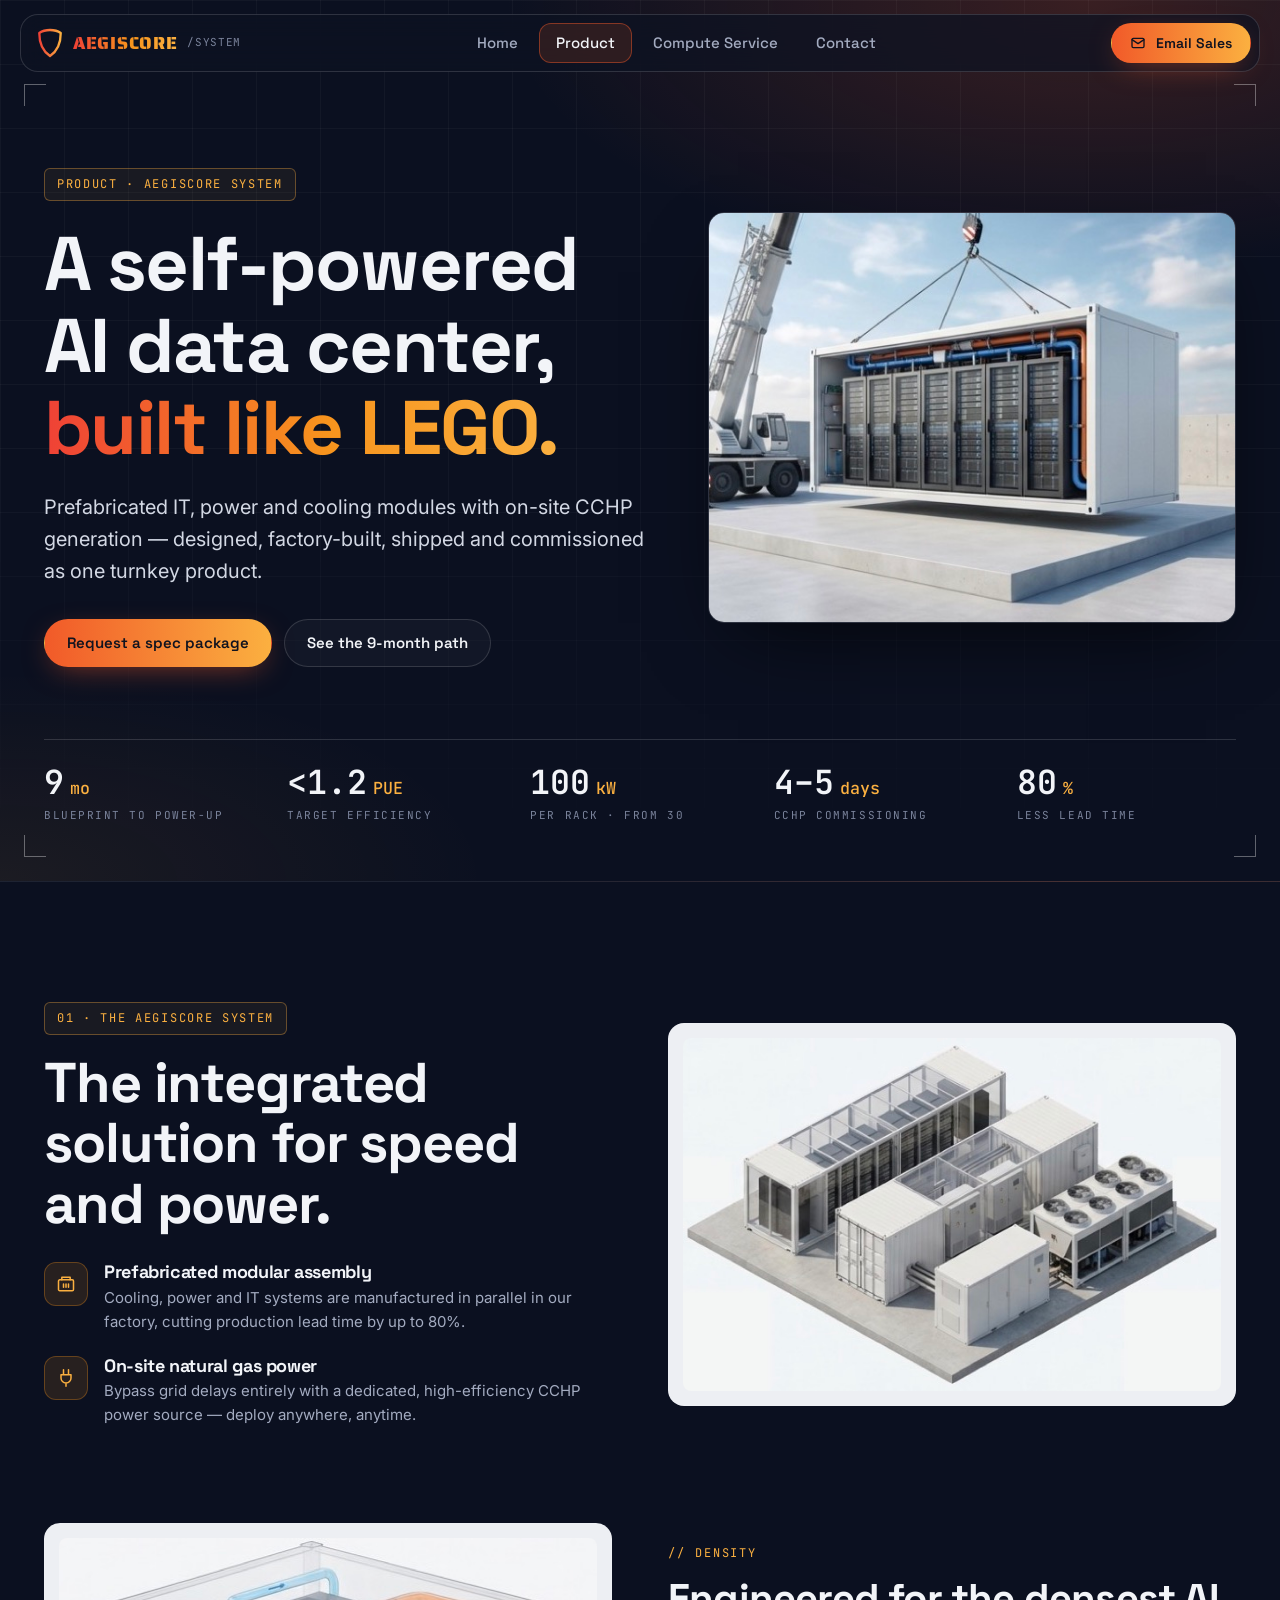
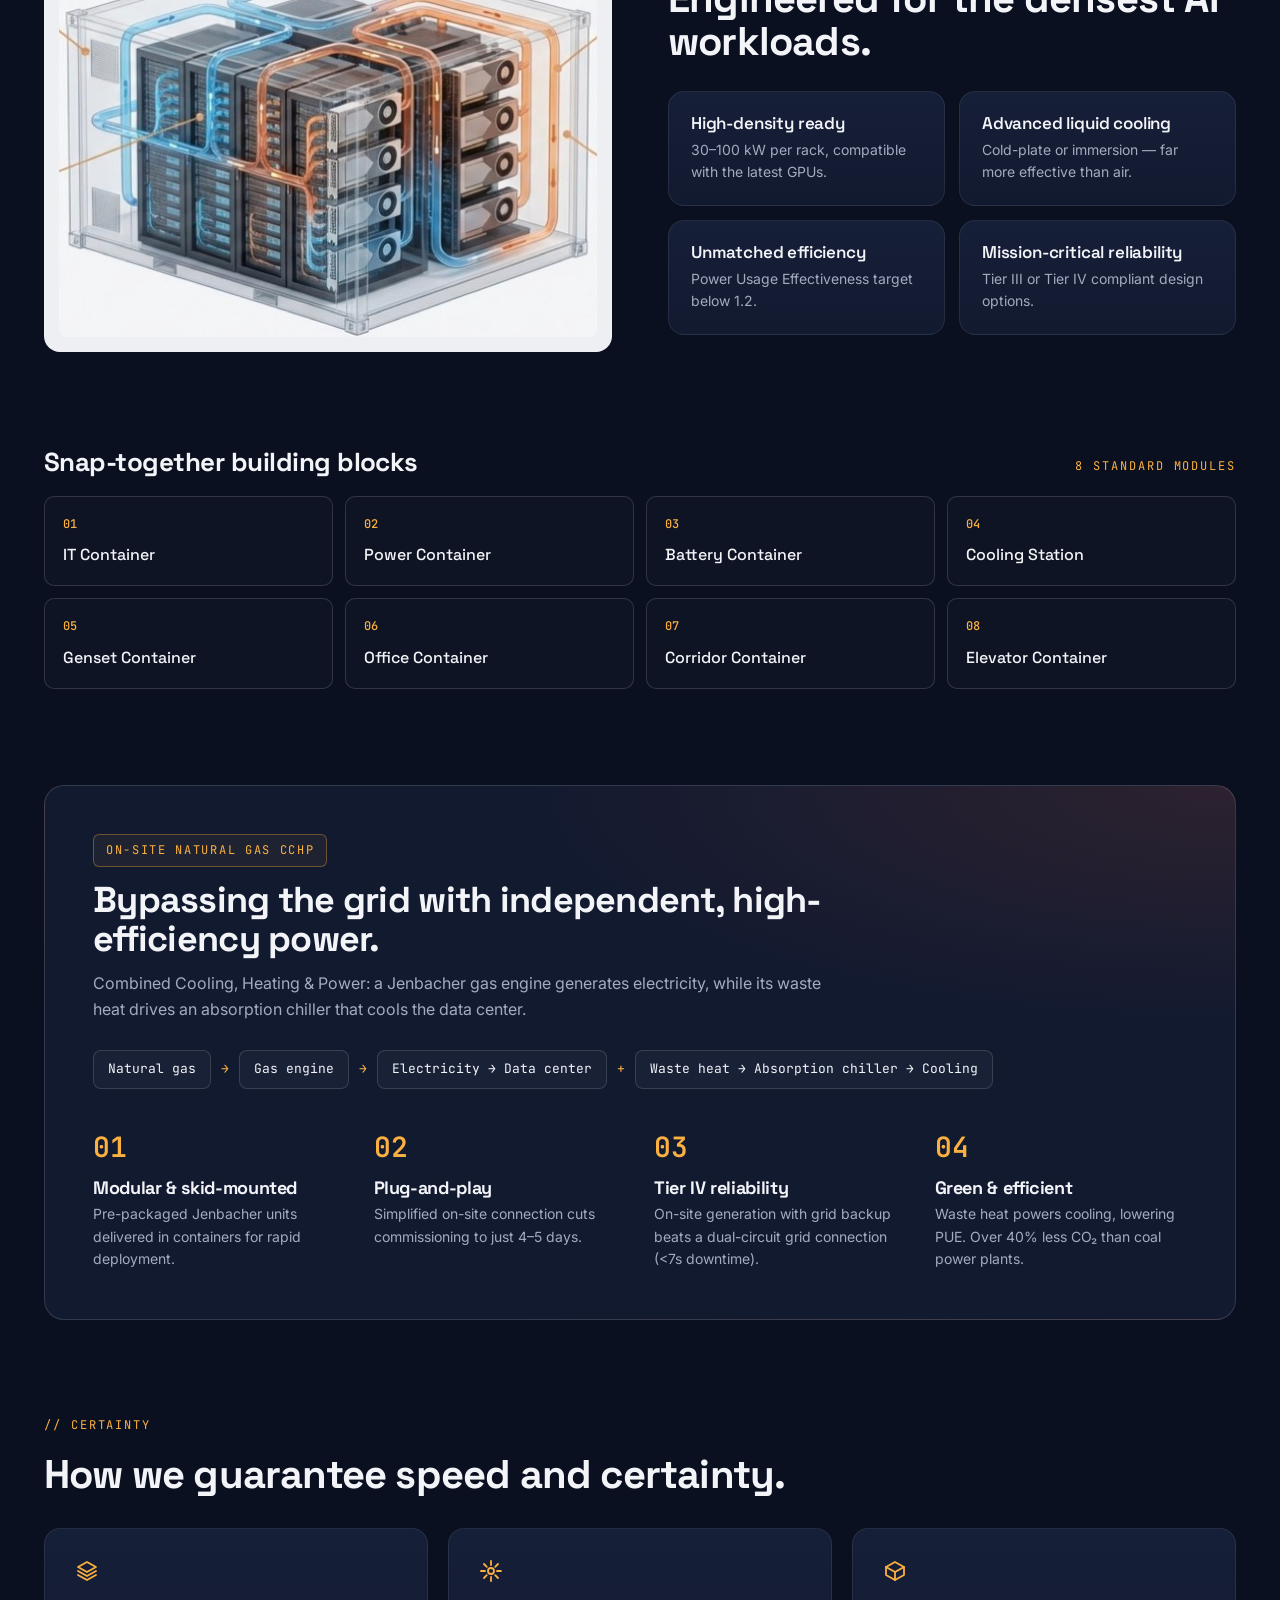
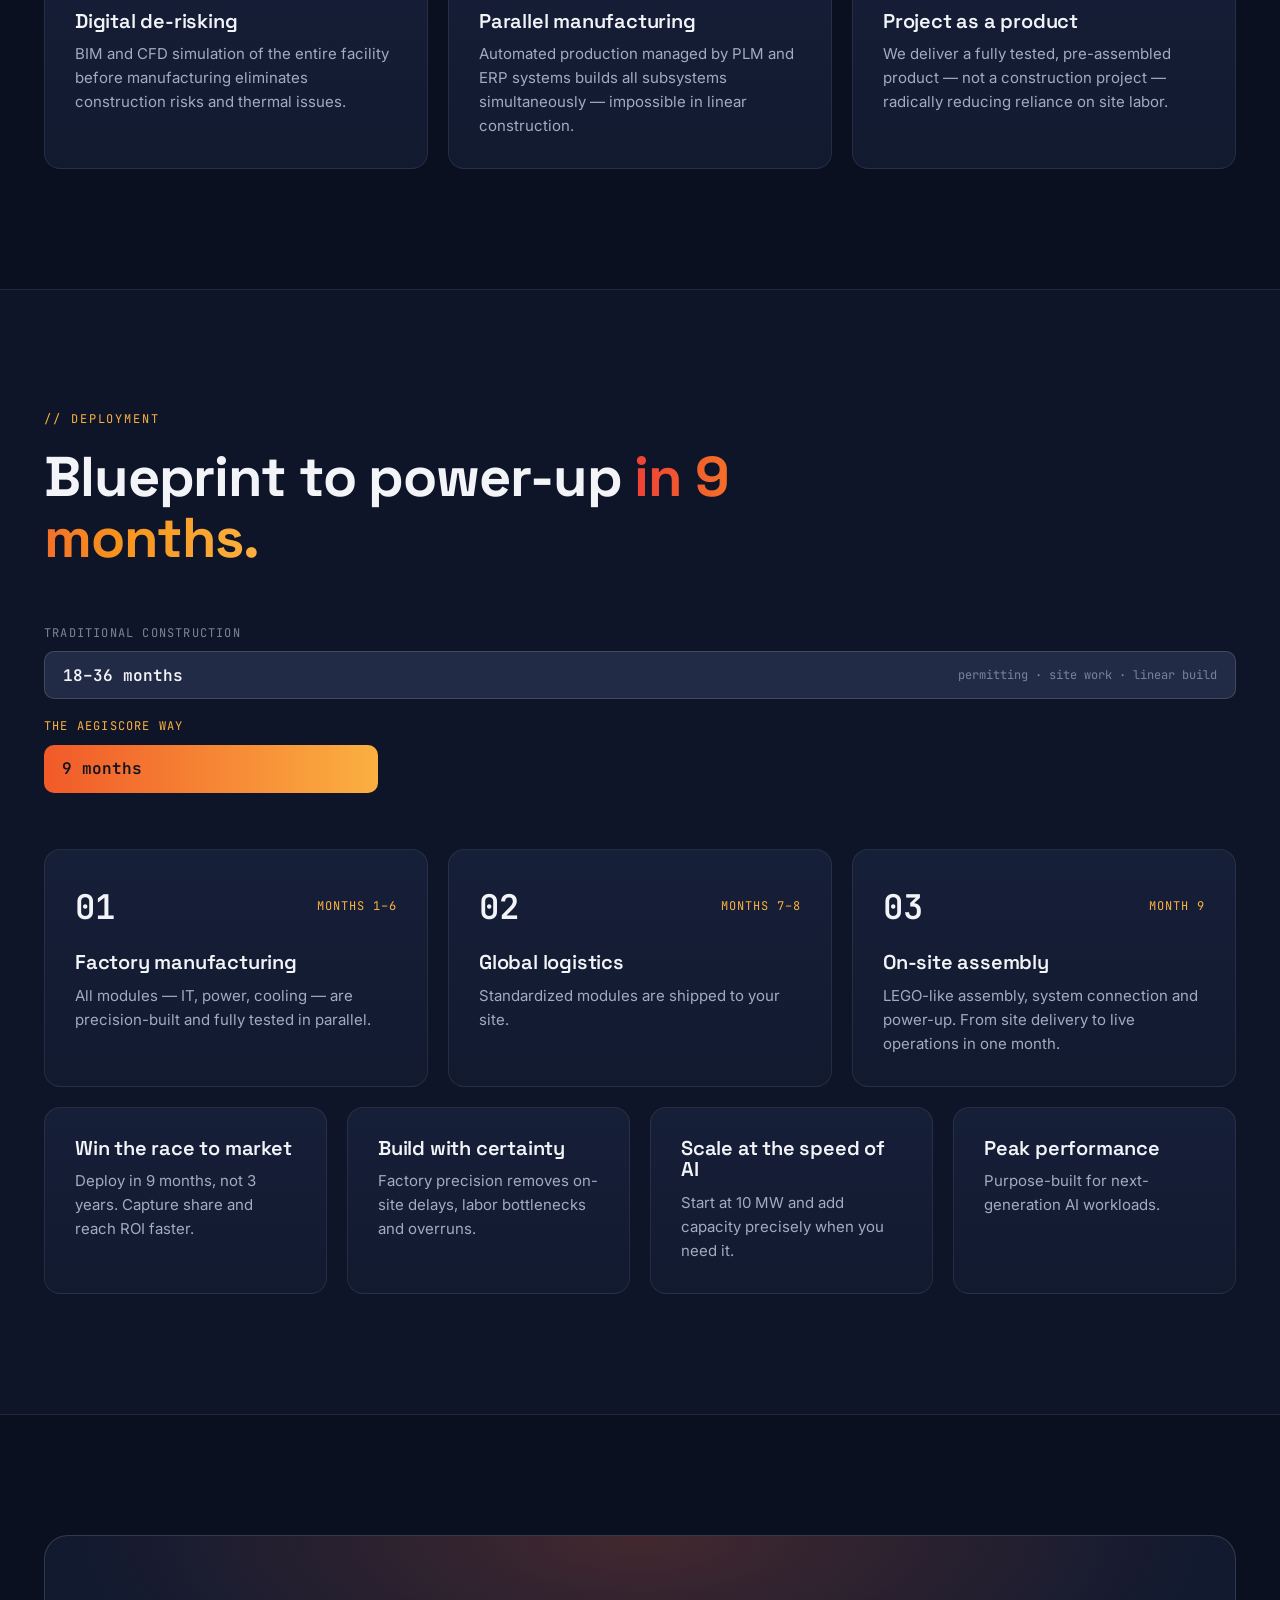
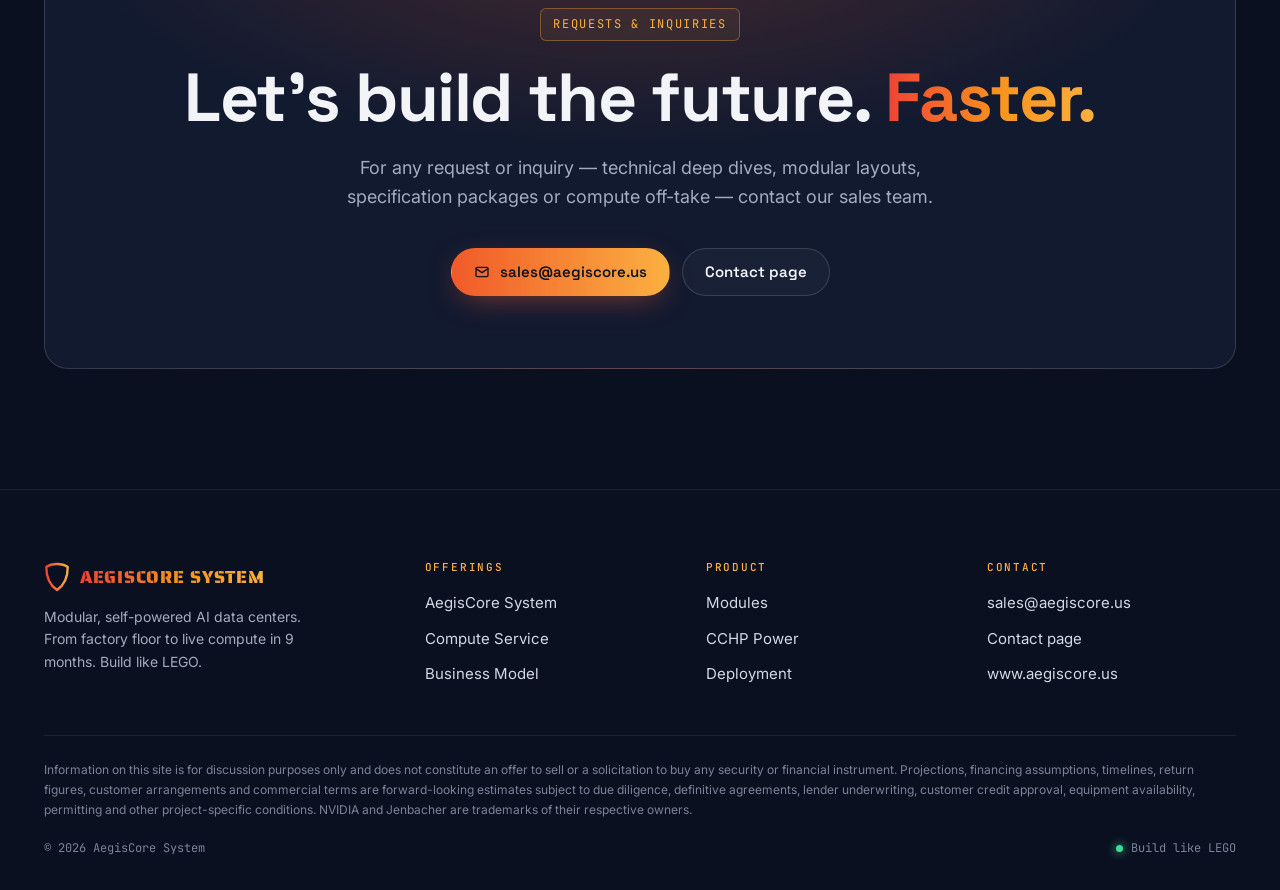
<file: product.html>
<!doctype html>
<html lang="en">
<head>
  <meta charset="utf-8">
  <meta name="viewport" content="width=device-width, initial-scale=1">
  <title>AegisCore System — Product</title>
  <meta name="description" content="The AegisCore System: prefabricated IT, power and cooling modules with on-site CCHP power. Blueprint to power-up in 9 months.">
  <meta name="theme-color" content="#0B1020">
  <link rel="icon" href="assets/img/logo-mark.svg" type="image/svg+xml">
  <meta property="og:title" content="AegisCore System — Product">
  <meta property="og:description" content="The AegisCore System: prefabricated IT, power and cooling modules with on-site CCHP power. Blueprint to power-up in 9 months.">
  <meta property="og:image" content="assets/img/logo-banner.png">

  <link rel="preconnect" href="https://fonts.googleapis.com">
  <link rel="preconnect" href="https://fonts.gstatic.com" crossorigin>
  <link rel="stylesheet" href="https://fonts.googleapis.com/css2?family=Inter:wght@400;500;600&family=JetBrains+Mono:wght@400;500;600&family=Saira+Stencil+One&family=Space+Grotesk:wght@500;600;700&display=swap">
  <link rel="stylesheet" href="css/styles.css">
</head>
<body>
  <a class="skip-link" href="#main">Skip to content</a>

  <!-- ================= NAV ================= -->
  <div class="nav-wrap">
    <nav class="nav" aria-label="Primary">
      <a class="brand" href="index.html" aria-label="AegisCore System home">
        <img src="assets/img/logo-mark.svg" alt="" width="26" height="30">
        <span class="brand-name grad-text">AEGISCORE</span>
        <span class="brand-tag">/SYSTEM</span>
      </a>
      <ul class="nav-links" id="nav-links">
        <li><a href="index.html" data-page="home">Home</a></li>
        <li><a href="product.html" data-page="product" aria-current="page">Product</a></li>
        <li><a href="compute.html" data-page="compute">Compute Service</a></li>
        <li><a href="contact.html" data-page="contact">Contact</a></li>
      </ul>
      <a class="btn btn-primary btn-sm nav-cta" href="mailto:sales@aegiscore.us">
        <svg viewBox="0 0 24 24" fill="none" stroke="currentColor" stroke-width="2" stroke-linecap="round" stroke-linejoin="round" aria-hidden="true"><rect x="3" y="5" width="18" height="14" rx="2"/><path d="m3 7 9 6 9-6"/></svg>
        Email Sales
      </a>
      <button class="nav-toggle" type="button" aria-label="Open menu" aria-expanded="false" aria-controls="nav-links">
        <svg width="20" height="20" viewBox="0 0 24 24" fill="none" stroke="currentColor" stroke-width="2" stroke-linecap="round" aria-hidden="true"><path d="M4 7h16M4 12h16M4 17h16"/></svg>
      </button>
    </nav>
  </div>

  <main id="main">
    <!-- ================= PAGE HERO ================= -->
    <header class="page-hero" id="top">
      <div class="hero-frame" aria-hidden="true"><span class="tl"></span><span class="tr"></span><span class="bl"></span><span class="br"></span></div>
      <div class="container page-hero-grid">
        <div>
          <span class="eyebrow">Product · AegisCore System</span>
          <h1>A self-powered AI data center, <span class="grad-text">built like LEGO.</span></h1>
          <p class="hero-lede">Prefabricated IT, power and cooling modules with on-site CCHP generation — designed, factory-built, shipped and commissioned as one turnkey product.</p>
          <div class="hero-cta">
            <a class="btn btn-primary" href="mailto:sales@aegiscore.us?subject=Specification%20package%20request">Request a spec package</a>
            <a class="btn btn-ghost" href="#deploy">See the 9-month path</a>
          </div>
        </div>
        <img class="page-hero-img" src="assets/img/crane.jpg" alt="A crane lowering a prefabricated AegisCore server container onto a concrete pad">
      </div>
      <div class="container">
        <div class="stat-strip">
          <div class="stat"><div class="val">9<span class="unit">mo</span></div><div class="lbl">Blueprint to power-up</div></div>
          <div class="stat"><div class="val">&lt;1.2<span class="unit">PUE</span></div><div class="lbl">Target efficiency</div></div>
          <div class="stat"><div class="val">100<span class="unit">kW</span></div><div class="lbl">Per rack · from 30</div></div>
          <div class="stat"><div class="val">4–5<span class="unit">days</span></div><div class="lbl">CCHP commissioning</div></div>
          <div class="stat"><div class="val">80<span class="unit">%</span></div><div class="lbl">Less lead time</div></div>
        </div>
      </div>
    </header>
    <!-- ================= PLATFORM ================= -->
    <section class="section" id="platform" aria-labelledby="platform-title">
      <div class="container">
        <div class="media-row">
          <div class="reveal">
            <span class="eyebrow">01 · The AegisCore System</span>
            <h2 id="platform-title" style="font-size:clamp(34px,4.6vw,56px);margin-top:18px">The integrated solution for speed and power.</h2>
            <div class="feature-list">
              <div class="feature">
                <span class="ico"><svg viewBox="0 0 24 24" fill="none" stroke="currentColor" stroke-width="1.8" stroke-linecap="round" stroke-linejoin="round" aria-hidden="true"><rect x="3" y="7" width="18" height="13" rx="1.5"/><path d="M7 7V4h10v3M9 12v4M12 12v4M15 12v4"/></svg></span>
                <div><h4>Prefabricated modular assembly</h4><p>Cooling, power and IT systems are manufactured in parallel in our factory, cutting production lead time by up to 80%.</p></div>
              </div>
              <div class="feature">
                <span class="ico"><svg viewBox="0 0 24 24" fill="none" stroke="currentColor" stroke-width="1.8" stroke-linecap="round" stroke-linejoin="round" aria-hidden="true"><path d="M9 2v6M15 2v6M6 8h12v4a6 6 0 0 1-12 0zM12 18v4"/></svg></span>
                <div><h4>On-site natural gas power</h4><p>Bypass grid delays entirely with a dedicated, high-efficiency CCHP power source — deploy anywhere, anytime.</p></div>
              </div>
            </div>
          </div>
          <div class="media reveal"><img src="assets/img/module.jpg" alt="Complete AegisCore AI data center module: IT, power and cooling containers on a pad" loading="lazy"></div>
        </div>

        <div class="media-row flip">
          <div class="media reveal"><img src="assets/img/cutaway.jpg" alt="Cutaway of a container showing GPU racks with blue and orange liquid cooling loops" loading="lazy"></div>
          <div class="reveal">
            <span class="eyebrow-plain">// Density</span>
            <h3 style="font-size:clamp(28px,3.4vw,40px);margin-top:12px">Engineered for the densest AI workloads.</h3>
            <div class="mini-grid">
              <div class="card"><h3>High-density ready</h3><p>30–100 kW per rack, compatible with the latest GPUs.</p></div>
              <div class="card"><h3>Advanced liquid cooling</h3><p>Cold-plate or immersion — far more effective than air.</p></div>
              <div class="card"><h3>Unmatched efficiency</h3><p>Power Usage Effectiveness target below 1.2.</p></div>
              <div class="card"><h3>Mission-critical reliability</h3><p>Tier III or Tier IV compliant design options.</p></div>
            </div>
          </div>
        </div>

        <div class="modules" id="modules">
          <div class="modules-title reveal"><h3>Snap-together building blocks</h3><span class="eyebrow-plain">8 standard modules</span></div>
          <div class="module reveal"><span>01</span>IT Container</div>
          <div class="module reveal"><span>02</span>Power Container</div>
          <div class="module reveal"><span>03</span>Battery Container</div>
          <div class="module reveal"><span>04</span>Cooling Station</div>
          <div class="module reveal"><span>05</span>Genset Container</div>
          <div class="module reveal"><span>06</span>Office Container</div>
          <div class="module reveal"><span>07</span>Corridor Container</div>
          <div class="module reveal"><span>08</span>Elevator Container</div>
        </div>

        <div class="panel reveal" id="cchp">
          <span class="eyebrow">On-site natural gas CCHP</span>
          <h3>Bypassing the grid with independent, high-efficiency power.</h3>
          <p>Combined Cooling, Heating &amp; Power: a Jenbacher gas engine generates electricity, while its waste heat drives an absorption chiller that cools the data center.</p>
          <div class="flow" aria-label="Energy flow">
            <span class="node">Natural gas</span><span class="arrow" aria-hidden="true">→</span>
            <span class="node">Gas engine</span><span class="arrow" aria-hidden="true">→</span>
            <span class="node">Electricity → Data center</span>
            <span class="arrow" aria-hidden="true">+</span>
            <span class="node">Waste heat → Absorption chiller → Cooling</span>
          </div>
          <div class="numbered">
            <div><div class="n">01</div><h4>Modular &amp; skid-mounted</h4><p>Pre-packaged Jenbacher units delivered in containers for rapid deployment.</p></div>
            <div><div class="n">02</div><h4>Plug-and-play</h4><p>Simplified on-site connection cuts commissioning to just 4–5 days.</p></div>
            <div><div class="n">03</div><h4>Tier IV reliability</h4><p>On-site generation with grid backup beats a dual-circuit grid connection (&lt;7s downtime).</p></div>
            <div><div class="n">04</div><h4>Green &amp; efficient</h4><p>Waste heat powers cooling, lowering PUE. Over 40% less CO₂ than coal power plants.</p></div>
          </div>
        </div>

        <div style="margin-top:96px">
          <div class="section-head reveal" style="margin-bottom:32px">
            <span class="eyebrow-plain">// Certainty</span>
            <h2 style="font-size:clamp(28px,3.4vw,40px)">How we guarantee speed and certainty.</h2>
          </div>
          <div class="grid grid-3">
            <div class="card reveal">
              <svg class="icon" viewBox="0 0 24 24" fill="none" stroke="currentColor" stroke-width="1.8" stroke-linecap="round" stroke-linejoin="round" aria-hidden="true"><path d="M12 3 3 8l9 5 9-5-9-5z"/><path d="m3 16 9 5 9-5M3 12l9 5 9-5"/></svg>
              <h3>Digital de-risking</h3>
              <p>BIM and CFD simulation of the entire facility before manufacturing eliminates construction risks and thermal issues.</p>
            </div>
            <div class="card reveal">
              <svg class="icon" viewBox="0 0 24 24" fill="none" stroke="currentColor" stroke-width="1.8" stroke-linecap="round" stroke-linejoin="round" aria-hidden="true"><circle cx="12" cy="12" r="3"/><path d="M12 2v4M12 18v4M2 12h4M18 12h4M5 5l2.8 2.8M16.2 16.2 19 19M5 19l2.8-2.8M16.2 7.8 19 5"/></svg>
              <h3>Parallel manufacturing</h3>
              <p>Automated production managed by PLM and ERP systems builds all subsystems simultaneously — impossible in linear construction.</p>
            </div>
            <div class="card reveal">
              <svg class="icon" viewBox="0 0 24 24" fill="none" stroke="currentColor" stroke-width="1.8" stroke-linecap="round" stroke-linejoin="round" aria-hidden="true"><path d="M21 8 12 3 3 8v8l9 5 9-5V8z"/><path d="m3 8 9 5 9-5M12 13v8"/></svg>
              <h3>Project as a product</h3>
              <p>We deliver a fully tested, pre-assembled product — not a construction project — radically reducing reliance on site labor.</p>
            </div>
          </div>
        </div>
      </div>
    </section>

    <!-- ================= DEPLOYMENT ================= -->
    <section class="section section-alt" id="deploy" aria-labelledby="deploy-title">
      <div class="container">
        <div class="section-head reveal">
          <span class="eyebrow-plain">// Deployment</span>
          <h2 id="deploy-title">Blueprint to power-up <span class="grad-text">in 9 months.</span></h2>
        </div>

        <div class="race reveal">
          <div><div class="row-label">Traditional construction</div><div class="bar old"><span>18–36 months</span><em>permitting · site work · linear build</em></div></div>
          <div><div class="row-label new-label">The AegisCore way</div><div class="bar new">9 months</div></div>
        </div>

        <ol class="steps">
          <li class="card reveal">
            <div class="step-num"><b>01</b><small>MONTHS 1–6</small></div>
            <h3>Factory manufacturing</h3>
            <p>All modules — IT, power, cooling — are precision-built and fully tested in parallel.</p>
          </li>
          <li class="card reveal">
            <div class="step-num"><b>02</b><small>MONTHS 7–8</small></div>
            <h3>Global logistics</h3>
            <p>Standardized modules are shipped to your site.</p>
          </li>
          <li class="card reveal">
            <div class="step-num"><b>03</b><small>MONTH 9</small></div>
            <h3>On-site assembly</h3>
            <p>LEGO-like assembly, system connection and power-up. From site delivery to live operations in one month.</p>
          </li>
        </ol>

        <div class="grid grid-4 advantages">
          <div class="card reveal"><h3>Win the race to market</h3><p>Deploy in 9 months, not 3 years. Capture share and reach ROI faster.</p></div>
          <div class="card reveal"><h3>Build with certainty</h3><p>Factory precision removes on-site delays, labor bottlenecks and overruns.</p></div>
          <div class="card reveal"><h3>Scale at the speed of AI</h3><p>Start at 10 MW and add capacity precisely when you need it.</p></div>
          <div class="card reveal"><h3>Peak performance</h3><p>Purpose-built for next-generation AI workloads.</p></div>
        </div>
      </div>
    </section>

    <!-- ================= CTA ================= -->
    <section class="section" aria-labelledby="cta-title" style="padding-bottom:0">
      <div class="container">
        <div class="cta reveal">
          <span class="eyebrow">Requests &amp; inquiries</span>
          <h2 id="cta-title" style="margin-top:20px">Let’s build the future. <span class="grad-text">Faster.</span></h2>
          <p>For any request or inquiry — technical deep dives, modular layouts, specification packages or compute off-take — contact our sales team.</p>
          <div class="cta-actions">
            <a class="btn btn-primary" href="mailto:sales@aegiscore.us">
              <svg viewBox="0 0 24 24" fill="none" stroke="currentColor" stroke-width="2" stroke-linecap="round" stroke-linejoin="round" aria-hidden="true"><rect x="3" y="5" width="18" height="14" rx="2"/><path d="m3 7 9 6 9-6"/></svg>
              sales@aegiscore.us
            </a>
            <a class="btn btn-ghost" href="contact.html">Contact page</a>
          </div>
        </div>
      </div>
    </section>
  </main>

  <!-- ================= FOOTER ================= -->
  <footer class="footer">
    <div class="container">
      <div class="footer-grid">
        <div>
          <a class="brand" href="index.html">
            <img src="assets/img/logo-mark.svg" alt="" width="26" height="30">
            <span class="brand-name grad-text">AEGISCORE SYSTEM</span>
          </a>
          <p class="about">Modular, self-powered AI data centers. From factory floor to live compute in 9 months. Build like LEGO.</p>
        </div>
        <div>
          <h4>Offerings</h4>
          <ul><li><a href="product.html">AegisCore System</a></li><li><a href="compute.html">Compute Service</a></li><li><a href="index.html#model">Business Model</a></li></ul>
        </div>
        <div>
          <h4>Product</h4>
          <ul><li><a href="product.html#modules">Modules</a></li><li><a href="product.html#cchp">CCHP Power</a></li><li><a href="product.html#deploy">Deployment</a></li></ul>
        </div>
        <div>
          <h4>Contact</h4>
          <ul><li><a href="mailto:sales@aegiscore.us">sales@aegiscore.us</a></li><li><a href="contact.html">Contact page</a></li><li><a href="https://www.aegiscore.us">www.aegiscore.us</a></li></ul>
        </div>
      </div>
      <p class="disclaimer">Information on this site is for discussion purposes only and does not constitute an offer to sell or a solicitation to buy any security or financial instrument. Projections, financing assumptions, timelines, return figures, customer arrangements and commercial terms are forward-looking estimates subject to due diligence, definitive agreements, lender underwriting, customer credit approval, equipment availability, permitting and other project-specific conditions. NVIDIA and Jenbacher are trademarks of their respective owners.</p>
      <div class="legal"><span>© <span id="year">2026</span> AegisCore System</span><span class="status">Build like LEGO</span></div>
    </div>
  </footer>

  <script src="js/main.js" defer></script>
</body>
</html>
</file>
<file: css/styles.css>
/* =========================================================
   AegisCore System — site styles
   Brand: navy ground, red-orange → amber gradient (from logo)
   ========================================================= */

:root {
  --bg: #0B1020;
  --bg-2: #0F1528;
  --panel: #121A30;
  --panel-2: #161F38;
  --line: rgba(255, 255, 255, 0.08);
  --line-2: rgba(255, 255, 255, 0.14);
  --text: #F2F4F8;
  --muted: #A3ABC0;
  --dim: #7A839B;
  --red: #EF4136;
  --orange: #F15A29;
  --amber: #FBB040;
  --amber-soft: #FFCF8A;
  --grad: linear-gradient(90deg, #EF4136 0%, #F7941D 55%, #FBB040 100%);
  --grad-btn: linear-gradient(90deg, #F15A29, #FBB040);

  --font-display: "Space Grotesk", "Inter", system-ui, sans-serif;
  --font-body: "Inter", system-ui, sans-serif;
  --font-mono: "JetBrains Mono", ui-monospace, SFMono-Regular, Menlo, monospace;
  --font-brand: "Saira Stencil One", "Saira", sans-serif;

  --radius: 16px;
  --radius-sm: 10px;
  --max: 1240px;
}

*,
*::before,
*::after { box-sizing: border-box; }

html { scroll-behavior: smooth; scroll-padding-top: 96px; }

body {
  margin: 0;
  background: var(--bg);
  color: var(--text);
  font-family: var(--font-body);
  font-size: 16px;
  line-height: 1.6;
  -webkit-font-smoothing: antialiased;
}

img { max-width: 100%; display: block; }
a { color: var(--amber); text-decoration: none; }
a:hover { color: var(--amber-soft); }
h1, h2, h3, h4 { font-family: var(--font-display); margin: 0; line-height: 1.08; letter-spacing: -0.02em; }
p { margin: 0; }

.container { max-width: var(--max); margin: 0 auto; padding: 0 24px; }
.grad-text { background: var(--grad); -webkit-background-clip: text; background-clip: text; color: transparent; }
.mono { font-family: var(--font-mono); }

.skip-link { position: absolute; left: -9999px; }
.skip-link:focus { left: 16px; top: 16px; z-index: 100; background: var(--amber); color: var(--bg); padding: 8px 12px; border-radius: 6px; }

:focus-visible { outline: 2px solid var(--amber); outline-offset: 3px; border-radius: 4px; }

/* ---------- Buttons ---------- */
.btn {
  display: inline-flex; align-items: center; gap: 10px;
  min-height: 48px; padding: 0 22px;
  border-radius: 999px;
  font-family: var(--font-display); font-weight: 600; font-size: 15px;
  border: 1px solid transparent;
  transition: transform .15s ease, filter .15s ease, background-color .15s ease, border-color .15s ease;
  cursor: pointer;
}
.btn svg { width: 16px; height: 16px; }
.btn-primary { background: var(--grad-btn); color: #10131F; box-shadow: 0 8px 30px -10px rgba(241, 90, 41, .6); }
.btn-primary:hover { color: #10131F; filter: brightness(1.07); transform: translateY(-1px); }
.btn-ghost { border-color: var(--line-2); color: var(--text); background: rgba(255,255,255,.03); }
.btn-ghost:hover { color: var(--text); background: rgba(255,255,255,.08); border-color: rgba(255,255,255,.25); }
.btn-sm { min-height: 40px; padding: 0 18px; font-size: 14px; }

/* ---------- Eyebrow / tags ---------- */
.eyebrow {
  display: inline-flex; align-items: center; gap: 8px;
  font-family: var(--font-mono); font-size: 12px; letter-spacing: .14em; text-transform: uppercase;
  color: var(--amber);
  padding: 6px 12px; border: 1px solid rgba(251, 176, 64, .35); border-radius: 6px;
  background: rgba(251, 176, 64, .06);
}
.eyebrow-plain { font-family: var(--font-mono); font-size: 12px; letter-spacing: .16em; text-transform: uppercase; color: var(--amber); }

/* ---------- Nav ---------- */
.nav-wrap { position: fixed; top: 14px; left: 0; right: 0; z-index: 50; padding: 0 16px; }
.nav {
  max-width: var(--max); margin: 0 auto;
  display: flex; align-items: center; justify-content: space-between; gap: 16px;
  padding: 8px 8px 8px 16px;
  border: 1px solid var(--line-2); border-radius: 18px;
  background: rgba(13, 18, 34, .72);
  backdrop-filter: blur(14px); -webkit-backdrop-filter: blur(14px);
}
.brand { display: flex; align-items: center; gap: 10px; color: var(--text); }
.brand:hover { color: var(--text); }
.brand img { width: 26px; height: 30px; }
.brand-name { font-family: var(--font-brand); font-size: 18px; letter-spacing: .04em; line-height: 1; }
.brand-tag { font-family: var(--font-mono); font-size: 11px; color: var(--dim); letter-spacing: .06em; }
.nav-links { display: flex; align-items: center; gap: 4px; list-style: none; margin: 0; padding: 0; }
.nav-links a {
  display: inline-flex; align-items: center; min-height: 40px; padding: 0 16px; border-radius: 12px;
  color: var(--muted); font-family: var(--font-display); font-weight: 500; font-size: 15px;
  border: 1px solid transparent;
}
.nav-links a:hover { color: var(--text); }
.nav-links a[aria-current="page"] { color: var(--text); background: rgba(241, 90, 41, .14); border-color: rgba(241, 90, 41, .45); }
.nav-toggle {
  display: none; width: 44px; height: 44px; border-radius: 12px;
  border: 1px solid var(--line-2); background: transparent; color: var(--text); cursor: pointer;
  align-items: center; justify-content: center;
}

/* ---------- Hero ---------- */
.hero {
  position: relative; min-height: 100vh; display: flex; flex-direction: column; justify-content: flex-end;
  padding: 140px 0 40px;
  background:
    linear-gradient(90deg, rgba(11,16,32,.96) 0%, rgba(11,16,32,.75) 45%, rgba(11,16,32,.35) 100%),
    linear-gradient(180deg, rgba(11,16,32,.2) 0%, rgba(11,16,32,.6) 70%, var(--bg) 100%),
    url("../assets/img/city.jpg") center / cover no-repeat;
  overflow: hidden;
}
.hero::before { /* faint engineering grid */
  content: ""; position: absolute; inset: 0; pointer-events: none;
  background-image:
    linear-gradient(rgba(255,255,255,.035) 1px, transparent 1px),
    linear-gradient(90deg, rgba(255,255,255,.035) 1px, transparent 1px);
  background-size: 64px 64px;
  mask-image: linear-gradient(180deg, #000 0%, #000 60%, transparent 100%);
}
.hero-frame { position: absolute; inset: 84px 24px 24px; pointer-events: none; }
.hero-frame span { position: absolute; width: 22px; height: 22px; border-color: rgba(255,255,255,.35); border-style: solid; }
.hero-frame .tl { top: 0; left: 0; border-width: 1px 0 0 1px; }
.hero-frame .tr { top: 0; right: 0; border-width: 1px 1px 0 0; }
.hero-frame .bl { bottom: 0; left: 0; border-width: 0 0 1px 1px; }
.hero-frame .br { bottom: 0; right: 0; border-width: 0 1px 1px 0; }
.hero .container { position: relative; width: 100%; }
.hero h1 { font-size: clamp(44px, 7vw, 92px); font-weight: 700; max-width: 960px; margin: 22px 0 22px; }
.hero-lede { max-width: 620px; font-size: clamp(17px, 1.6vw, 20px); color: #D3D8E4; }
.hero-cta { display: flex; flex-wrap: wrap; gap: 12px; margin-top: 32px; }

.stat-strip {
  margin-top: 72px; padding-top: 24px; border-top: 1px solid var(--line-2);
  display: grid; grid-template-columns: repeat(5, minmax(0, 1fr)); gap: 24px;
}
.stat .val { font-family: var(--font-mono); font-size: clamp(24px, 2.6vw, 34px); font-weight: 600; color: var(--text); line-height: 1.1; }
.stat .unit { font-size: .5em; color: var(--amber); margin-left: 6px; font-weight: 500; }
.stat .lbl { margin-top: 6px; font-family: var(--font-mono); font-size: 11px; letter-spacing: .14em; text-transform: uppercase; color: var(--dim); }

/* ---------- Sections ---------- */
.section { padding: 120px 0; position: relative; }
.section-alt { background: var(--bg-2); border-top: 1px solid var(--line); border-bottom: 1px solid var(--line); }
.section-head { max-width: 780px; margin-bottom: 56px; display: flex; flex-direction: column; gap: 18px; align-items: flex-start; }
.section-head.center { margin-left: auto; margin-right: auto; text-align: center; align-items: center; }
.section-head h2 { font-size: clamp(34px, 4.6vw, 56px); font-weight: 700; }
.section-head p { font-size: 18px; color: var(--muted); }

/* ---------- Cards ---------- */
.grid { display: grid; gap: 20px; }
.grid-2 { grid-template-columns: repeat(2, minmax(0, 1fr)); }
.grid-3 { grid-template-columns: repeat(3, minmax(0, 1fr)); }
.grid-4 { grid-template-columns: repeat(4, minmax(0, 1fr)); }

.card {
  position: relative;
  background: linear-gradient(180deg, var(--panel-2) 0%, var(--panel) 100%);
  border: 1px solid var(--line); border-radius: var(--radius);
  padding: 30px;
  transition: border-color .2s ease, transform .2s ease;
}
.card:hover { border-color: rgba(247, 148, 29, .35); }
.card .icon { width: 24px; height: 24px; color: var(--amber); margin-bottom: 20px; }
.card h3 { font-size: 20px; font-weight: 600; margin-bottom: 10px; letter-spacing: -0.01em; }
.card p { color: var(--muted); font-size: 15px; }
.card .sub { font-family: var(--font-mono); font-size: 12px; color: var(--amber); margin: -4px 0 10px; }

.big-stat .num { font-family: var(--font-display); font-size: clamp(40px, 4.4vw, 56px); font-weight: 700; margin-bottom: 10px; }
.big-stat p { font-size: 15px; }

/* ---------- Problem ---------- */
.split { display: grid; grid-template-columns: minmax(0, 1fr) minmax(0, 1.3fr); gap: 20px; margin-top: 20px; }
.stack { display: flex; flex-direction: column; gap: 20px; }
.chart-card h3 { font-size: 22px; }
.chart-card .caption { font-family: var(--font-mono); font-size: 12px; color: var(--dim); margin-top: 6px; }
.legend { display: flex; gap: 20px; margin: 22px 0; font-size: 13px; color: var(--muted); }
.legend i { display: inline-block; width: 10px; height: 10px; border-radius: 2px; margin-right: 8px; }
.chart { display: grid; grid-template-columns: repeat(4, minmax(0, 1fr)); gap: 16px; align-items: end; height: 260px; border-bottom: 1px solid var(--line-2); position: relative; }
.chart .col { display: flex; align-items: flex-end; justify-content: center; gap: 6px; height: 100%; }
.chart .bar { width: 32%; border-radius: 4px 4px 0 0; height: calc(var(--v) * 1.6px); }
.chart .supply { background: #5D6785; }
.chart .demand { background: var(--grad-btn); background: linear-gradient(180deg, #FBB040, #F15A29); }
.chart-years { display: grid; grid-template-columns: repeat(4, minmax(0, 1fr)); gap: 16px; text-align: center; font-family: var(--font-mono); font-size: 12px; color: var(--dim); margin-top: 10px; }
.shortfall { position: absolute; right: 0; top: 0; font-family: var(--font-mono); font-size: 13px; font-weight: 600; color: var(--amber); text-align: right; line-height: 1.3; }

/* ---------- Compare (old vs new) ---------- */
.compare .card { padding: 0; overflow: hidden; }
.compare img { width: 100%; height: 320px; object-fit: cover; }
.compare .old img { filter: grayscale(.6) brightness(.85); }
.compare .body { padding: 26px 30px 30px; }
.compare .tag { font-family: var(--font-mono); font-size: 12px; letter-spacing: .14em; text-transform: uppercase; color: var(--dim); margin-bottom: 8px; }
.compare .new { border-color: rgba(247, 148, 29, .45); }
.compare .new .tag { color: var(--amber); }
.compare p { font-size: 17px; color: #D3D8E4; }
.lego { font-family: var(--font-brand); font-size: clamp(44px, 7vw, 88px); line-height: 1; letter-spacing: .02em; }

/* ---------- Offer cards ---------- */
.offer { display: flex; flex-direction: column; gap: 14px; padding: 40px; color: var(--text); }
.offer:hover { color: var(--text); transform: translateY(-2px); }
.offer .idx { font-family: var(--font-mono); font-size: 13px; color: var(--amber); letter-spacing: .1em; }
.offer h3 { font-size: 32px; font-weight: 700; margin: 0; }
.offer .more { font-family: var(--font-display); font-weight: 600; color: var(--amber); margin-top: auto; padding-top: 8px; }
.offer.featured { background: linear-gradient(135deg, rgba(239,65,54,.16), rgba(251,176,64,.08)), var(--panel); border-color: rgba(247,148,29,.45); }

/* ---------- Media + text ---------- */
.media-row { display: grid; grid-template-columns: minmax(0, 1fr) minmax(0, 1fr); gap: 56px; align-items: center; }
.media-row + .media-row { margin-top: 96px; }
.media { border-radius: var(--radius); border: 1px solid var(--line); background: #EDEFF3; padding: 14px; }
.media img { width: 100%; height: auto; border-radius: 8px; }
.feature-list { display: flex; flex-direction: column; gap: 22px; margin-top: 28px; }
.feature { display: flex; gap: 16px; }
.feature .ico {
  flex: none; width: 44px; height: 44px; border-radius: 12px; display: grid; place-items: center;
  background: rgba(247, 148, 29, .12); border: 1px solid rgba(247, 148, 29, .3); color: var(--amber);
}
.feature .ico svg { width: 20px; height: 20px; }
.feature h4 { font-size: 18px; margin-bottom: 4px; }
.feature p { color: var(--muted); font-size: 15px; }
.mini-grid { display: grid; grid-template-columns: repeat(2, minmax(0, 1fr)); gap: 14px; margin-top: 28px; }
.mini-grid .card { padding: 22px; }
.mini-grid .card h3 { font-size: 17px; margin-bottom: 6px; }
.mini-grid .card p { font-size: 14px; }

/* ---------- Module chips ---------- */
.modules { display: grid; grid-template-columns: repeat(4, minmax(0, 1fr)); gap: 12px; margin-top: 96px; }
.modules-title { grid-column: 1 / -1; margin-bottom: 8px; display: flex; justify-content: space-between; align-items: end; gap: 16px; flex-wrap: wrap; }
.modules-title h3 { font-size: 26px; }
.module {
  border: 1px solid var(--line-2); border-radius: var(--radius-sm); padding: 18px;
  font-family: var(--font-display); font-weight: 500; background: rgba(255,255,255,.02);
}
.module span { display: block; font-family: var(--font-mono); font-size: 12px; color: var(--amber); margin-bottom: 8px; }

/* ---------- CCHP panel ---------- */
.panel {
  margin-top: 96px; border-radius: 20px; border: 1px solid var(--line-2);
  background:
    radial-gradient(1200px 400px at 100% 0%, rgba(241,90,41,.12), transparent 60%),
    var(--panel);
  padding: 48px;
}
.panel h3 { font-size: clamp(26px, 3vw, 36px); max-width: 760px; margin: 14px 0 12px; }
.panel > p { color: var(--muted); max-width: 760px; }
.flow { display: flex; flex-wrap: wrap; align-items: center; gap: 10px; margin: 28px 0 36px; font-family: var(--font-mono); font-size: 13px; }
.flow .node { padding: 8px 14px; border-radius: 8px; border: 1px solid var(--line-2); background: rgba(255,255,255,.03); }
.flow .arrow { color: var(--amber); }
.numbered { display: grid; grid-template-columns: repeat(4, minmax(0, 1fr)); gap: 28px; }
.numbered .n { font-family: var(--font-mono); font-size: 28px; font-weight: 600; color: var(--amber); }
.numbered h4 { font-size: 18px; margin: 8px 0 6px; }
.numbered p { color: var(--muted); font-size: 14px; }

/* ---------- Timeline ---------- */
.race { display: flex; flex-direction: column; gap: 18px; margin-bottom: 56px; }
.race .row-label { font-family: var(--font-mono); font-size: 12px; letter-spacing: .1em; text-transform: uppercase; color: var(--dim); margin-bottom: 8px; }
.race .bar { height: 48px; border-radius: 10px; display: flex; align-items: center; padding: 0 18px; font-family: var(--font-mono); font-weight: 600; }
.race .old { background: #222B45; border: 1px solid var(--line-2); justify-content: space-between; }
.race .old em { font-style: normal; color: var(--dim); font-weight: 400; font-size: 12px; }
.race .new { width: 28%; min-width: 160px; background: var(--grad-btn); color: #10131F; }
.race .new-label { color: var(--amber); }

.steps { display: grid; grid-template-columns: repeat(3, minmax(0, 1fr)); gap: 20px; list-style: none; margin: 0; padding: 0; }
.step-num { display: flex; align-items: center; justify-content: space-between; margin-bottom: 18px; }
.step-num b { font-family: var(--font-mono); font-size: 34px; font-weight: 600; }
.step-num small { font-family: var(--font-mono); font-size: 12px; color: var(--amber); letter-spacing: .08em; }
.advantages { margin-top: 20px; }

/* ---------- Compute ---------- */
.checks { list-style: none; margin: 0; padding: 0; display: flex; flex-direction: column; gap: 12px; }
.checks li { display: flex; gap: 14px; padding: 18px 20px; border-radius: 12px; background: var(--panel); border: 1px solid var(--line); }
.checks svg { flex: none; width: 20px; height: 20px; color: var(--amber); margin-top: 2px; }
.checks strong { color: var(--text); }
.checks span { color: var(--muted); font-size: 15px; }

.sizer { margin-top: 64px; }
.sizer-head { display: flex; flex-wrap: wrap; justify-content: space-between; align-items: end; gap: 20px; margin-bottom: 28px; }
.sizer-head h3 { font-size: 30px; margin-top: 8px; }
.seg { display: inline-flex; padding: 4px; border-radius: 12px; border: 1px solid var(--line-2); background: rgba(0,0,0,.25); }
.seg button {
  min-height: 40px; min-width: 70px; padding: 0 14px; border: 0; border-radius: 9px; cursor: pointer;
  background: transparent; color: var(--muted); font-family: var(--font-mono); font-size: 14px; font-weight: 600;
}
.seg button:hover { color: var(--text); }
.seg button[aria-pressed="true"] { background: var(--grad-btn); color: #10131F; }
.sizer-stats { display: grid; grid-template-columns: repeat(4, minmax(0, 1fr)); gap: 1px; background: var(--line); border: 1px solid var(--line); border-radius: 14px; overflow: hidden; }
.sizer-stats > div { background: rgba(11,16,32,.85); padding: 24px; }
.sizer-stats .val { font-family: var(--font-mono); font-size: clamp(26px, 3vw, 38px); font-weight: 600; }
.sizer-stats .val.hl { color: var(--amber); }
.sizer-stats .lbl { font-family: var(--font-mono); font-size: 11px; letter-spacing: .12em; text-transform: uppercase; color: var(--dim); margin-top: 6px; }
.sizer-foot { display: flex; flex-wrap: wrap; gap: 10px 28px; margin-top: 22px; font-size: 14px; color: var(--muted); }
.sizer-foot strong { color: var(--text); }
.fineprint { font-size: 12px; color: var(--dim); margin-top: 14px; }

.spec-split { display: grid; grid-template-columns: minmax(0, 1.3fr) minmax(0, 1fr); gap: 20px; margin-top: 20px; }
.table-wrap { overflow-x: auto; }
table.spec { width: 100%; border-collapse: collapse; font-size: 15px; }
table.spec th, table.spec td { text-align: left; padding: 14px 0; border-bottom: 1px solid var(--line); vertical-align: top; }
table.spec tr:last-child th, table.spec tr:last-child td { border-bottom: 0; }
table.spec th { font-weight: 500; color: var(--muted); padding-right: 24px; white-space: nowrap; width: 38%; }
table.spec td { font-family: var(--font-mono); font-size: 14px; color: var(--text); }

.tl { list-style: none; margin: 0; padding: 0; border-left: 1px solid rgba(247,148,29,.45); }
.tl li { position: relative; padding: 0 0 20px 22px; }
.tl li:last-child { padding-bottom: 0; }
.tl li::before { content: ""; position: absolute; left: -5px; top: 7px; width: 9px; height: 9px; border-radius: 50%; background: var(--amber); box-shadow: 0 0 0 4px rgba(251,176,64,.15); }
.tl b { display: block; font-family: var(--font-mono); font-size: 13px; color: var(--amber); font-weight: 600; }
.tl span { color: var(--muted); font-size: 14px; }

.pills { display: flex; flex-wrap: wrap; gap: 10px; }
.pill { padding: 9px 16px; border-radius: 999px; border: 1px solid var(--line-2); font-size: 14px; color: #D3D8E4; }
.pill.hot { background: rgba(247,148,29,.14); border-color: rgba(247,148,29,.45); color: var(--amber-soft); }
.portfolio { display: grid; grid-template-columns: minmax(0, 1fr) minmax(0, 2fr); gap: 32px; align-items: center; margin-top: 20px; }
.portfolio h3 { font-size: 22px; margin-top: 8px; }

/* ---------- Business model ---------- */
.model { display: grid; grid-template-columns: minmax(0, 1fr) minmax(0, 1.4fr); gap: 56px; }
.model dl { margin: 0; }
.model dl > div { display: grid; grid-template-columns: 220px minmax(0, 1fr); gap: 6px 24px; padding: 22px 0; border-bottom: 1px solid var(--line); }
.model dl > div:first-child { padding-top: 0; }
.model dl > div:last-child { border-bottom: 0; }
.model dt { font-family: var(--font-display); font-size: 19px; font-weight: 600; }
.model dd { margin: 0; color: var(--muted); }

/* ---------- CTA ---------- */
.cta {
  border-radius: 24px; border: 1px solid var(--line-2); padding: 72px 48px; text-align: center;
  background:
    radial-gradient(800px 300px at 50% 0%, rgba(241,90,41,.22), transparent 70%),
    var(--panel);
}
.cta h2 { font-size: clamp(36px, 5.4vw, 68px); font-weight: 700; }
.cta > p { max-width: 640px; margin: 20px auto 0; font-size: 18px; color: var(--muted); }
.cta-actions { display: flex; flex-wrap: wrap; justify-content: center; gap: 12px; margin-top: 36px; }

/* ---------- Inner page hero ---------- */
.page-hero {
  position: relative; overflow: hidden;
  padding: 168px 0 56px;
  background:
    radial-gradient(900px 420px at 85% 0%, rgba(241, 90, 41, .2), transparent 65%),
    radial-gradient(700px 300px at 0% 100%, rgba(251, 176, 64, .07), transparent 70%),
    var(--bg);
  border-bottom: 1px solid var(--line);
}
.page-hero::before {
  content: ""; position: absolute; inset: 0; pointer-events: none;
  background-image:
    linear-gradient(rgba(255,255,255,.035) 1px, transparent 1px),
    linear-gradient(90deg, rgba(255,255,255,.035) 1px, transparent 1px);
  background-size: 64px 64px;
  mask-image: linear-gradient(180deg, #000 0%, #000 50%, transparent 100%);
}
.page-hero .container { position: relative; }
.page-hero h1 { font-size: clamp(40px, 6vw, 76px); font-weight: 700; max-width: 900px; margin: 22px 0; }
.page-hero-grid { display: grid; grid-template-columns: minmax(0, 1.15fr) minmax(0, 1fr); gap: 56px; align-items: center; }
.page-hero-img { width: 100%; border-radius: var(--radius); border: 1px solid var(--line-2); box-shadow: 0 30px 80px -30px rgba(0,0,0,.8); }

/* ---------- Contact page ---------- */
.contact-grid { display: grid; grid-template-columns: minmax(0, 1.5fr) minmax(0, 1fr); gap: 20px; }
.email-card { padding: 40px; background: linear-gradient(135deg, rgba(239,65,54,.14), rgba(251,176,64,.06)), var(--panel); border-color: rgba(247,148,29,.4); }
.email-addr { font-size: clamp(28px, 4.4vw, 52px); margin: 18px 0 14px; word-break: break-word; }
.email-addr a { background: var(--grad); -webkit-background-clip: text; background-clip: text; color: transparent; }
.email-card > p { color: var(--muted); font-size: 16px; max-width: 520px; }
.email-card .cta-actions { margin-top: 28px; }
.copy-status { font-family: var(--font-mono); font-size: 13px; color: var(--amber); margin-top: 12px; min-height: 1.4em; }
.contact-list { margin: 18px 0 0; }
.contact-list > div { padding: 16px 0; border-bottom: 1px solid var(--line); }
.contact-list > div:last-child { border-bottom: 0; }
.contact-list dt { font-family: var(--font-mono); font-size: 11px; letter-spacing: .14em; text-transform: uppercase; color: var(--dim); margin-bottom: 4px; }
.contact-list dd { margin: 0; font-size: 16px; }
.topic { display: flex; flex-direction: column; color: var(--text); }
.topic:hover { color: var(--text); transform: translateY(-2px); }
.topic .tag { align-self: flex-start; font-family: var(--font-mono); font-size: 11px; letter-spacing: .12em; text-transform: uppercase; color: var(--amber); border: 1px solid rgba(251,176,64,.35); border-radius: 6px; padding: 4px 8px; margin-bottom: 20px; }

/* ---------- Footer ---------- */
.footer { padding: 72px 0 32px; border-top: 1px solid var(--line); margin-top: 120px; }
.footer-grid { display: grid; grid-template-columns: 1.4fr 1fr 1fr 1fr; gap: 32px; }
.footer p.about { color: var(--muted); font-size: 14px; margin-top: 14px; max-width: 280px; }
.footer h4 { font-family: var(--font-mono); font-size: 11px; letter-spacing: .16em; text-transform: uppercase; color: var(--amber); font-weight: 500; margin-bottom: 16px; }
.footer ul { list-style: none; margin: 0; padding: 0; display: flex; flex-direction: column; gap: 10px; }
.footer ul a { color: #D3D8E4; font-size: 15px; }
.footer ul a:hover { color: var(--text); }
.disclaimer { margin-top: 48px; padding-top: 24px; border-top: 1px solid var(--line); font-size: 12px; color: var(--dim); line-height: 1.7; }
.legal { margin-top: 18px; display: flex; flex-wrap: wrap; justify-content: space-between; gap: 12px; font-family: var(--font-mono); font-size: 12px; color: var(--dim); }
.status { display: inline-flex; align-items: center; gap: 8px; }
.status::before { content: ""; width: 7px; height: 7px; border-radius: 50%; background: #3DDC97; box-shadow: 0 0 10px #3DDC97; }

/* ---------- Reveal on scroll ---------- */
.reveal { opacity: 0; transform: translateY(18px); transition: opacity .7s ease, transform .7s ease; }
.reveal.in { opacity: 1; transform: none; }
@media (prefers-reduced-motion: reduce) {
  html { scroll-behavior: auto; }
  .reveal { opacity: 1; transform: none; transition: none; }
}

/* ---------- Responsive ---------- */
@media (max-width: 1080px) {
  .grid-4, .sizer-stats, .modules, .numbered { grid-template-columns: repeat(2, minmax(0, 1fr)); }
  .stat-strip { grid-template-columns: repeat(3, minmax(0, 1fr)); }
  .footer-grid { grid-template-columns: 1fr 1fr; }
}
@media (max-width: 900px) {
  .grid-3, .steps { grid-template-columns: minmax(0, 1fr); }
  .grid-2, .split, .media-row, .spec-split, .portfolio, .model, .page-hero-grid, .contact-grid { grid-template-columns: minmax(0, 1fr); }
  .page-hero { padding-top: 128px; }
  .page-hero-grid { gap: 32px; }
  .media-row { gap: 32px; }
  .media-row.flip .media { order: -1; }
  .nav-links {
    display: none; position: absolute; top: calc(100% + 8px); left: 16px; right: 16px;
    flex-direction: column; align-items: stretch; padding: 8px;
    background: rgba(13,18,34,.97); border: 1px solid var(--line-2); border-radius: 16px;
  }
  .nav-links.open { display: flex; }
  .nav-toggle { display: inline-flex; }
  .nav .btn { display: none; }
  .model dl > div { grid-template-columns: minmax(0, 1fr); }
}
@media (max-width: 600px) {
  .section { padding: 88px 0; }
  .container { padding: 0 16px; }
  .stat-strip { grid-template-columns: repeat(2, minmax(0, 1fr)); }
  .grid-4, .sizer-stats, .modules, .numbered, .mini-grid { grid-template-columns: minmax(0, 1fr); }
  .panel, .cta, .email-card { padding: 32px 20px; }
  .offer { padding: 28px; }
  .hero-frame { display: none; }
  .brand-tag { display: none; }
  .footer-grid { grid-template-columns: 1fr; }
}
</file>
